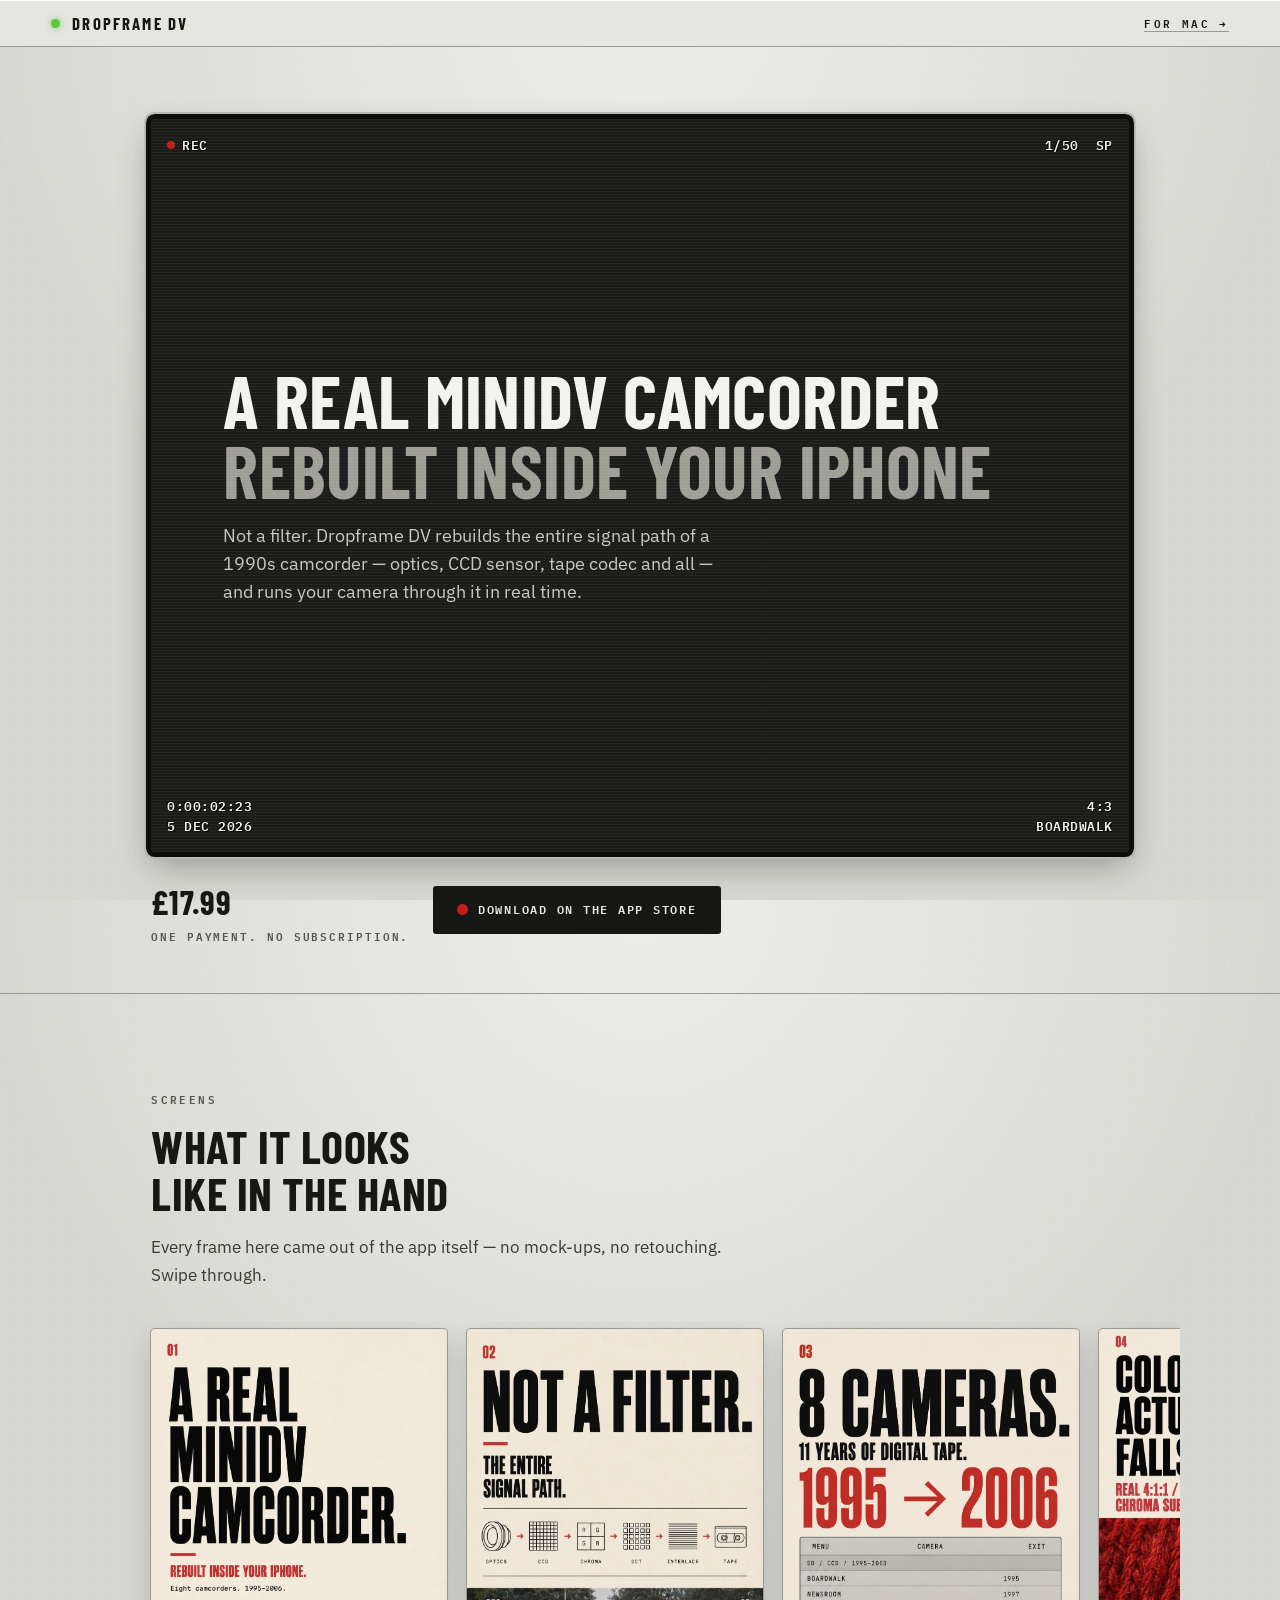
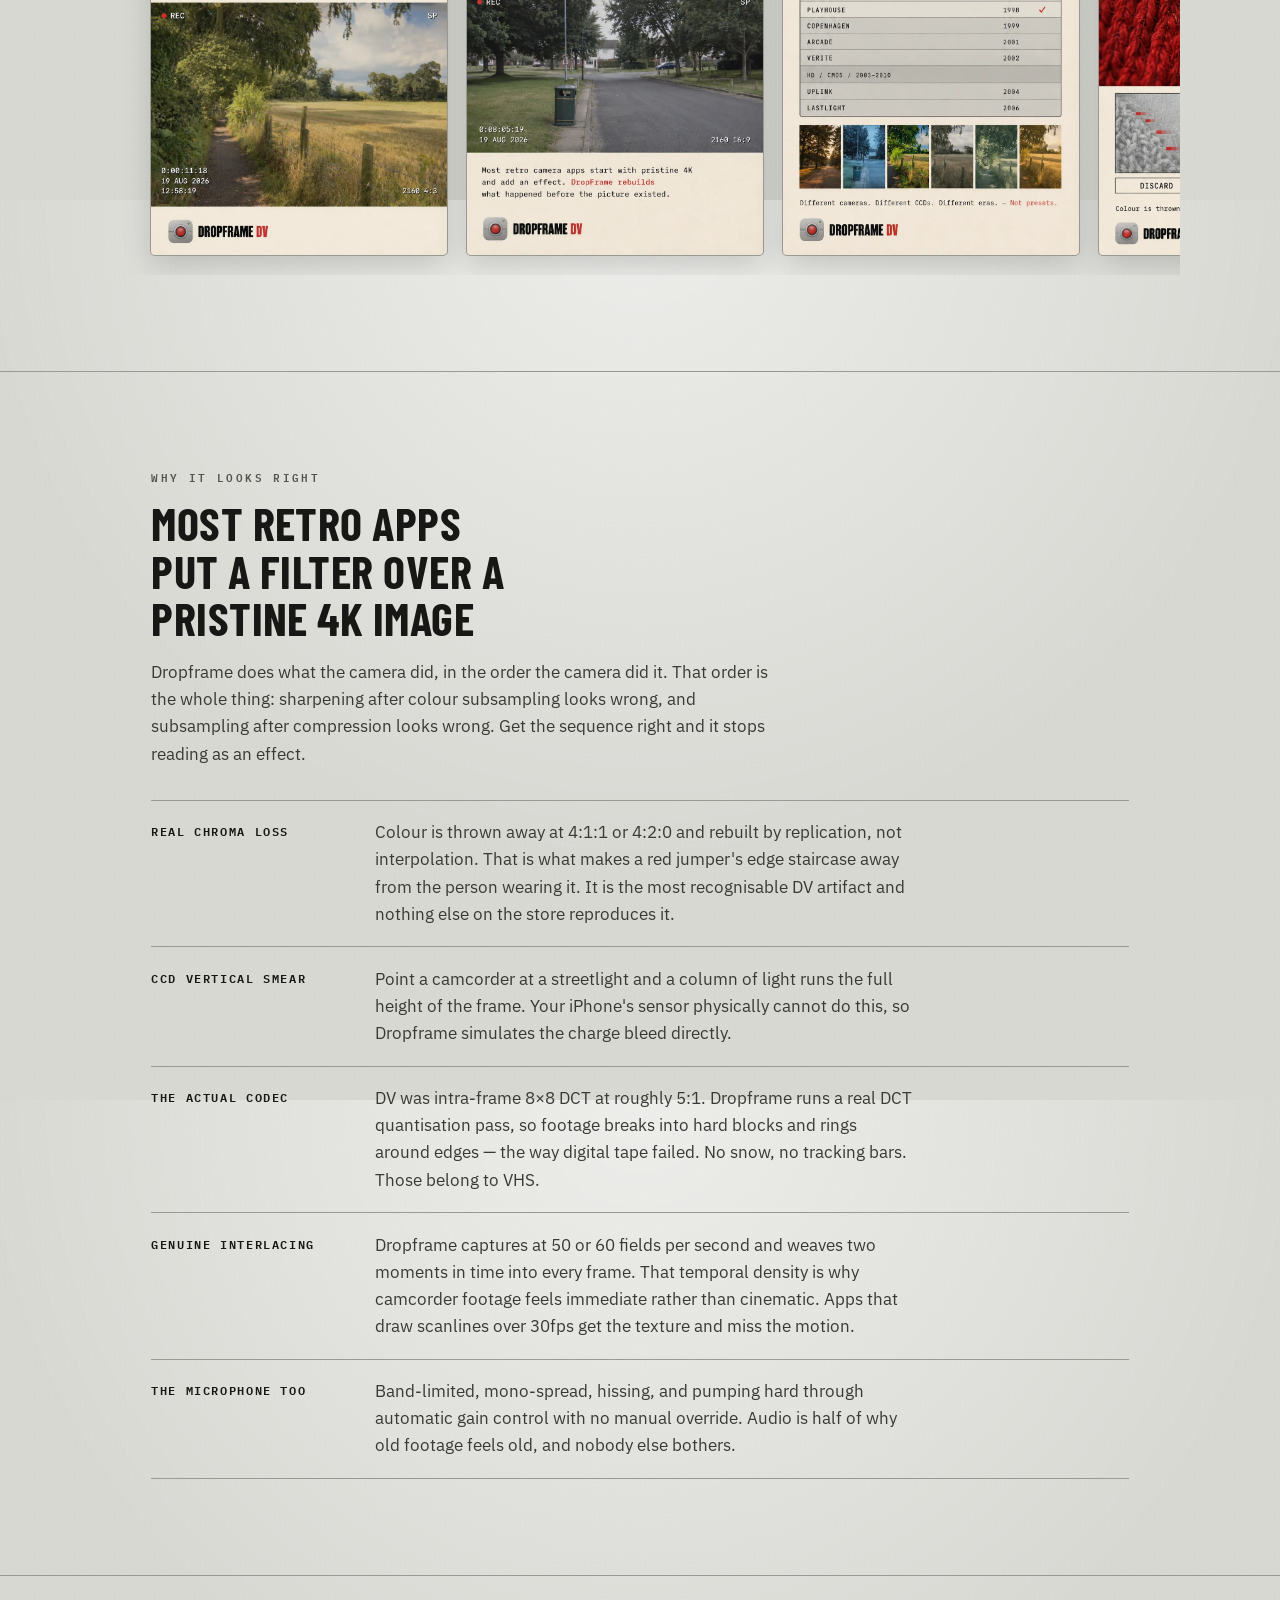
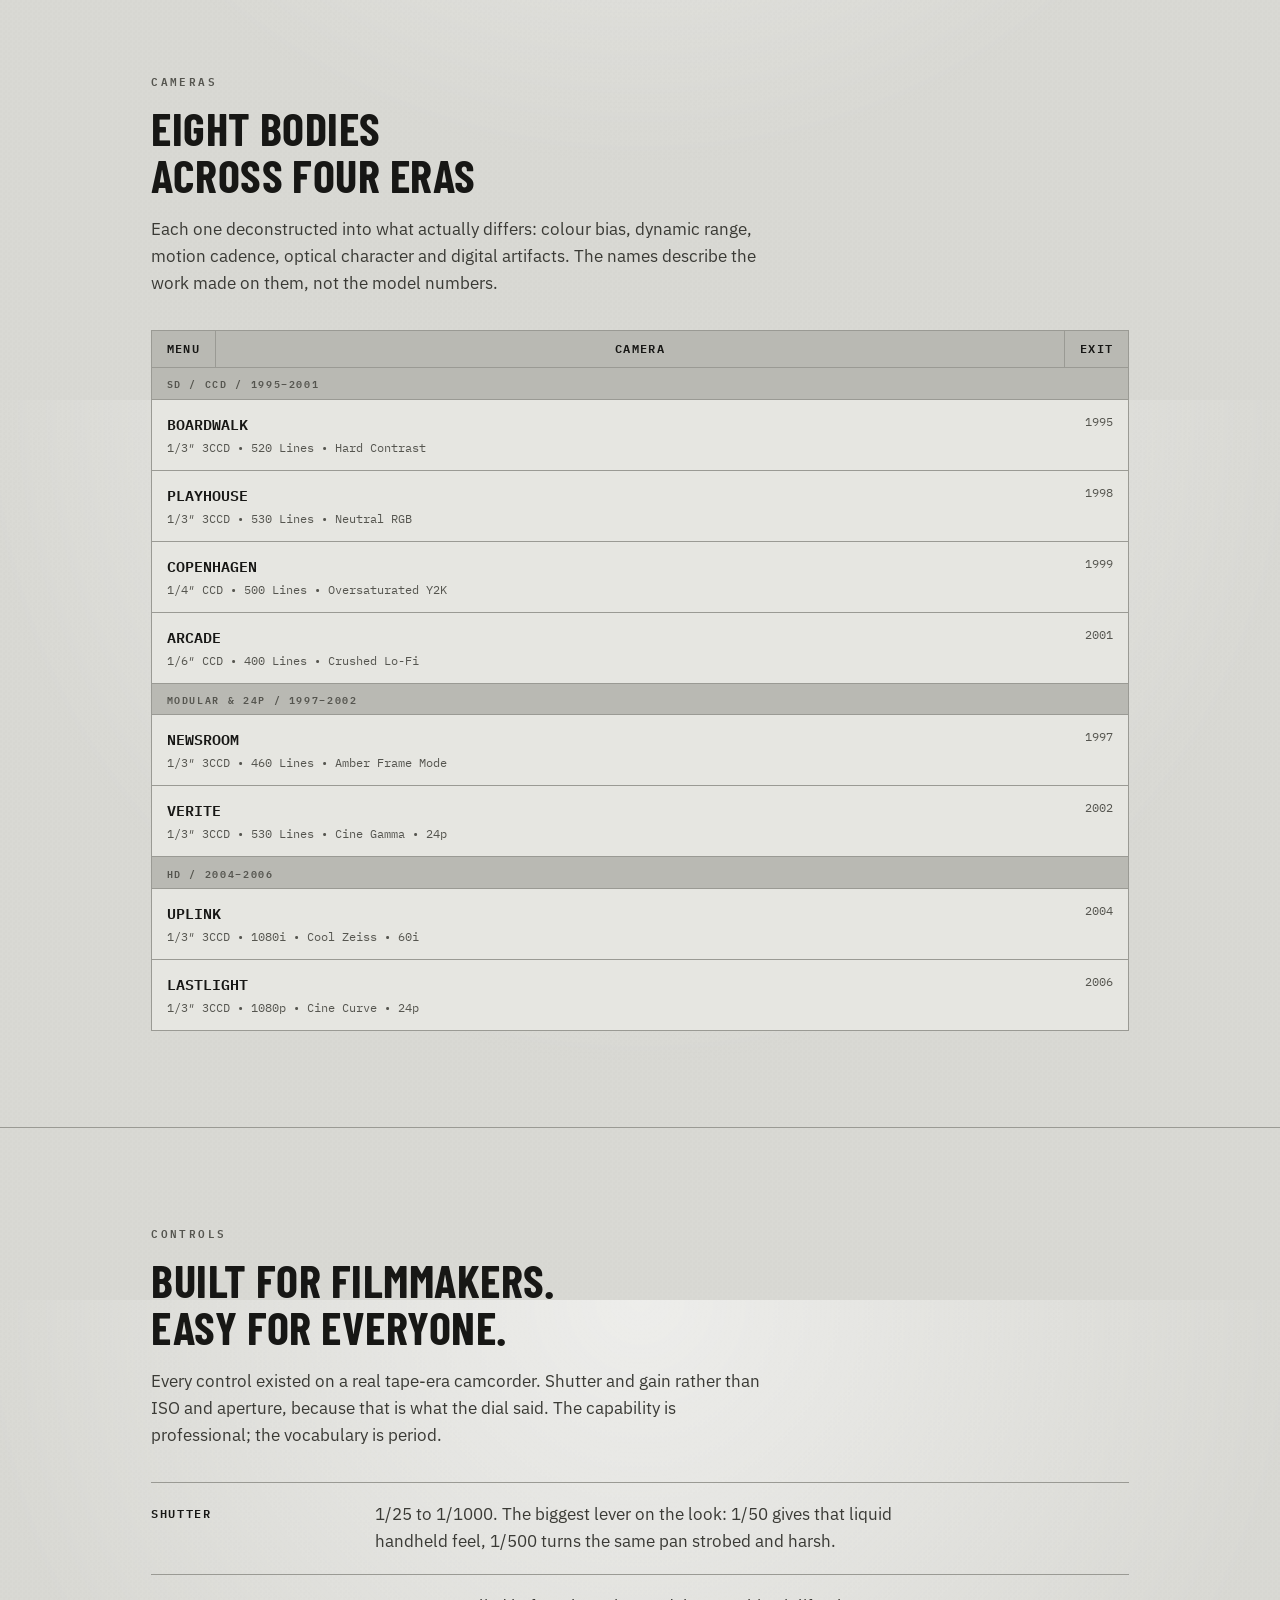
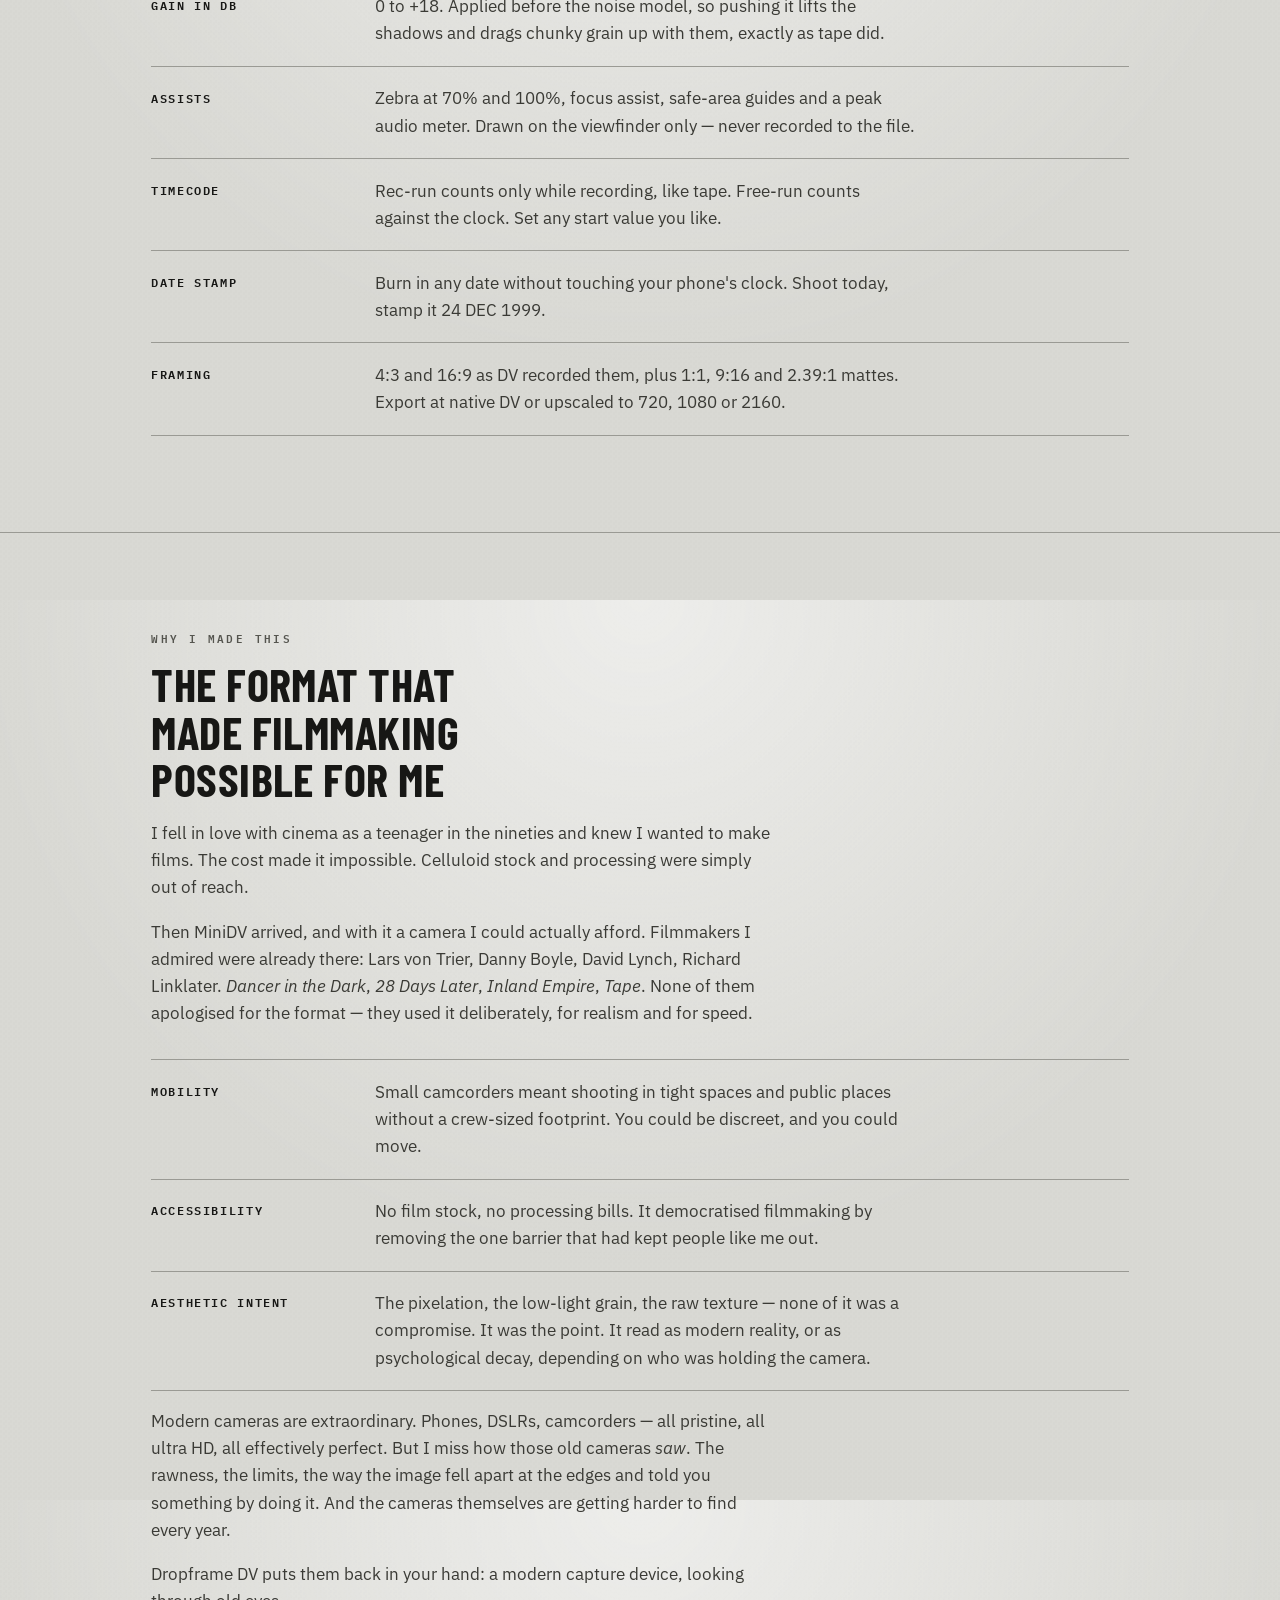
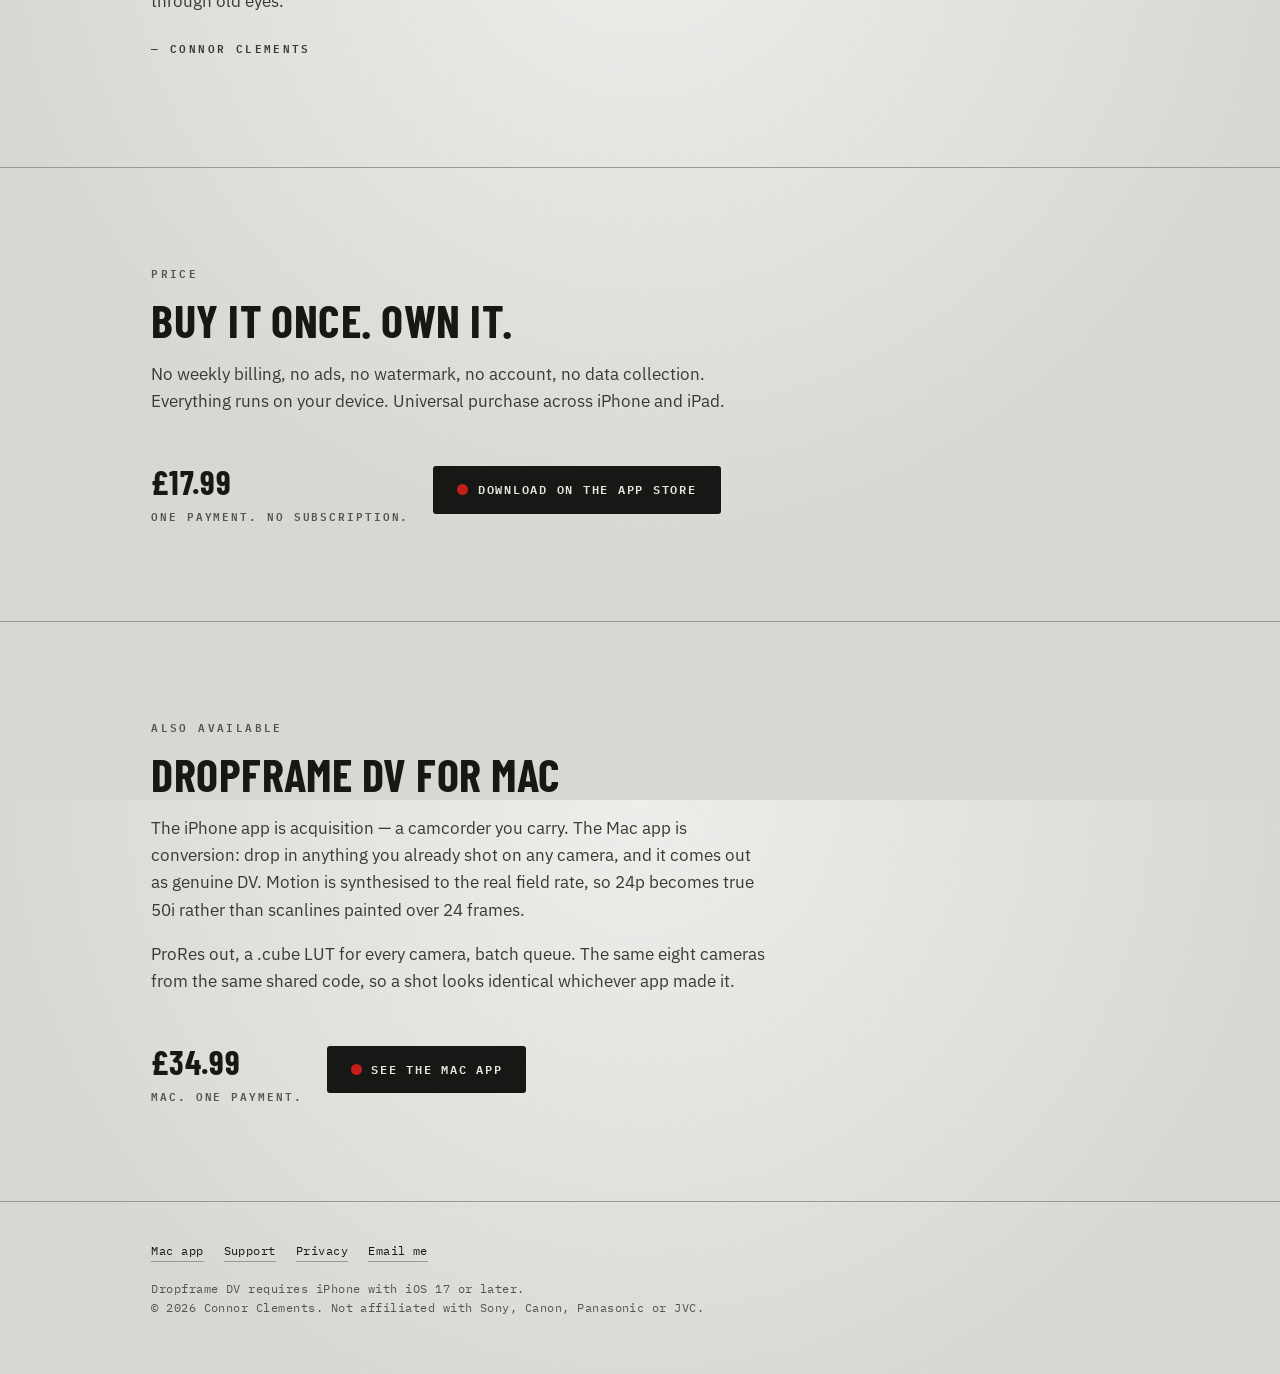
<file: index.html>
<!DOCTYPE html>
<html lang="en-GB">
<head>
<meta charset="utf-8">
<meta name="viewport" content="width=device-width, initial-scale=1">
<title>Dropframe DV — a MiniDV camcorder for iPhone</title>
<meta name="description" content="Dropframe DV rebuilds the whole signal path of a 1990s camcorder — optics, CCD sensor, tape codec — and runs your iPhone camera through it in real time. Eight cameras. One payment.">
<link rel="canonical" href="https://dropframedv.com/">
<meta property="og:type" content="website">
<meta property="og:url" content="https://dropframedv.com/">
<meta property="og:title" content="Dropframe DV — a MiniDV camcorder for iPhone">
<meta property="og:description" content="Not a filter. Dropframe DV rebuilds the whole signal path of a 1990s camcorder and runs your iPhone camera through it in real time.">
<meta property="og:image" content="https://dropframedv.com/og.png">
<meta name="twitter:card" content="summary_large_image">
<link rel="preconnect" href="https://fonts.googleapis.com">
<link rel="preconnect" href="https://fonts.gstatic.com" crossorigin>
<link href="https://fonts.googleapis.com/css2?family=Barlow+Condensed:wght@600;700&family=IBM+Plex+Mono:wght@400;600&family=IBM+Plex+Sans:wght@400;500&display=swap" rel="stylesheet">
<link rel="stylesheet" href="styles.css">
</head>
<body>
<div class="status">
<span class="dot"></span><span class="name">Dropframe DV</span>
<span class="spacer"></span><a href="mac.html" class="legend" style="color:inherit;text-decoration:none;border-bottom:1px solid var(--shell-edge)">For Mac →</a>
</div>
<header class="hero"><div class="wrap">
<div class="panel viewfinder">
<div class="osd osd-tl"><span class="rec-dot"></span>REC</div>
<div class="osd osd-tr">1/50&nbsp;&nbsp;SP</div>
<h1>A real MiniDV camcorder<em>rebuilt inside your iPhone</em></h1>
<p class="lede">Not a filter. Dropframe DV rebuilds the entire signal path of a 1990s camcorder — optics, CCD sensor, tape codec and all — and runs your camera through it in real time.</p>
<div class="osd osd-bl"><span id="tc">0:00:00:00</span><br><span id="ds">9 AUG 2026</span></div>
<div class="osd osd-br">4:3<br>BOARDWALK</div>
</div>
<div class="buy">
<div class="price">£17.99<small>One payment. No subscription.</small></div>
<a class="btn" href="#"><span class="key"></span>Download on the App Store</a>
</div>
</div></header>
<section class="section"><div class="wrap">
<span class="legend">Screens</span>
<h2>What it looks like in the hand</h2>
<p>Every frame here came out of the app itself — no mock-ups, no retouching. Swipe through.</p>
<div class="strip" role="region" aria-label="Dropframe DV screenshots" tabindex="0">
<figure><img src="shots/card-01-camcorder.webp" alt="A real MiniDV camcorder, rebuilt inside your iPhone — a countryside path in the viewfinder with REC, timecode and date burn-in" width="941" height="1672" loading="lazy" decoding="async"></figure>
<figure><img src="shots/card-02-signal-path.webp" alt="Not a filter — the entire signal path: optics, CCD, chroma, DCT, interlace, tape" width="941" height="1672" loading="lazy" decoding="async"></figure>
<figure><img src="shots/card-03-eight-cameras.webp" alt="Eight cameras across eleven years of digital tape, 1995 to 2006, shown in the camera menu with six look thumbnails" width="941" height="1672" loading="lazy" decoding="async"></figure>
<figure><img src="shots/card-04-chroma.webp" alt="Real 4:1:1 and 4:2:0 chroma subsampling — colour staircasing away from the edge of a red knitted jumper" width="941" height="1672" loading="lazy" decoding="async"></figure>
<figure><img src="shots/card-05-ccd-smear.webp" alt="CCD charge bleed — a column of light running the full height of a night street scene from a single streetlight" width="941" height="1672" loading="lazy" decoding="async"></figure>
<figure><img src="shots/card-06-dct.webp" alt="Real 8×8 DCT quantisation — hard blocks and edge ringing across dense architectural detail" width="941" height="1672" loading="lazy" decoding="async"></figure>
<figure><img src="shots/card-07-interlace.webp" alt="Genuine 50 and 60 field interlacing — a skateboarder woven from two moments in a single frame" width="941" height="1672" loading="lazy" decoding="async"></figure>
<figure><img src="shots/card-08-controls.webp" alt="The exposure and display menus — shutter, gain in dB, zebra, focus assist, timecode and date burn-in" width="941" height="1672" loading="lazy" decoding="async"></figure>
<figure><img src="shots/card-09-native-sd.webp" alt="Native standard definition on purpose — 720×576 PAL and 720×480 NTSC, with frame size and resolution menus" width="941" height="1672" loading="lazy" decoding="async"></figure>
<figure><img src="shots/card-10-one-payment.webp" alt="Own the camera, not another subscription — one payment, no ads, no watermark, no account, no data collection" width="941" height="1672" loading="lazy" decoding="async"></figure>
</div>
</div></section>
<section class="section"><div class="wrap">
<span class="legend">Why it looks right</span>
<h2>Most retro apps put a filter over a pristine 4K image</h2>
<p>Dropframe does what the camera did, in the order the camera did it. That order is the whole thing: sharpening after colour subsampling looks wrong, and subsampling after compression looks wrong. Get the sequence right and it stops reading as an effect.</p>
<dl class="specs">
<div class="spec"><dt>Real chroma loss</dt><dd>Colour is thrown away at 4:1:1 or 4:2:0 and rebuilt by replication, not interpolation. That is what makes a red jumper's edge staircase away from the person wearing it. It is the most recognisable DV artifact and nothing else on the store reproduces it.</dd></div>
<div class="spec"><dt>CCD vertical smear</dt><dd>Point a camcorder at a streetlight and a column of light runs the full height of the frame. Your iPhone's sensor physically cannot do this, so Dropframe simulates the charge bleed directly.</dd></div>
<div class="spec"><dt>The actual codec</dt><dd>DV was intra-frame 8×8 DCT at roughly 5:1. Dropframe runs a real DCT quantisation pass, so footage breaks into hard blocks and rings around edges — the way digital tape failed. No snow, no tracking bars. Those belong to VHS.</dd></div>
<div class="spec"><dt>Genuine interlacing</dt><dd>Dropframe captures at 50 or 60 fields per second and weaves two moments in time into every frame. That temporal density is why camcorder footage feels immediate rather than cinematic. Apps that draw scanlines over 30fps get the texture and miss the motion.</dd></div>
<div class="spec"><dt>The microphone too</dt><dd>Band-limited, mono-spread, hissing, and pumping hard through automatic gain control with no manual override. Audio is half of why old footage feels old, and nobody else bothers.</dd></div>
</dl>
</div></section>
<section class="section"><div class="wrap">
<span class="legend">Cameras</span>
<h2>Eight bodies across four eras</h2>
<p>Each one deconstructed into what actually differs: colour bias, dynamic range, motion cadence, optical character and digital artifacts. The names describe the work made on them, not the model numbers.</p>
<div class="menu">
<div class="menu-bar"><span>MENU</span><span class="mid">CAMERA</span><span>EXIT</span></div>
<div class="menu-group">SD / CCD / 1995–2001</div>
<div class="row"><span class="nm">BOARDWALK</span><span class="yr">1995</span><span class="sp">1/3″ 3CCD • 520 Lines • Hard Contrast</span></div>
<div class="row"><span class="nm">PLAYHOUSE</span><span class="yr">1998</span><span class="sp">1/3″ 3CCD • 530 Lines • Neutral RGB</span></div>
<div class="row"><span class="nm">COPENHAGEN</span><span class="yr">1999</span><span class="sp">1/4″ CCD • 500 Lines • Oversaturated Y2K</span></div>
<div class="row"><span class="nm">ARCADE</span><span class="yr">2001</span><span class="sp">1/6″ CCD • 400 Lines • Crushed Lo-Fi</span></div>
<div class="menu-group">Modular &amp; 24p / 1997–2002</div>
<div class="row"><span class="nm">NEWSROOM</span><span class="yr">1997</span><span class="sp">1/3″ 3CCD • 460 Lines • Amber Frame Mode</span></div>
<div class="row"><span class="nm">VERITE</span><span class="yr">2002</span><span class="sp">1/3″ 3CCD • 530 Lines • Cine Gamma • 24p</span></div>
<div class="menu-group">HD / 2004–2006</div>
<div class="row"><span class="nm">UPLINK</span><span class="yr">2004</span><span class="sp">1/3″ 3CCD • 1080i • Cool Zeiss • 60i</span></div>
<div class="row"><span class="nm">LASTLIGHT</span><span class="yr">2006</span><span class="sp">1/3″ 3CCD • 1080p • Cine Curve • 24p</span></div>
</div>
</div></section>
<section class="section"><div class="wrap">
<span class="legend">Controls</span>
<h2>Built for filmmakers. Easy for everyone.</h2>
<p>Every control existed on a real tape-era camcorder. Shutter and gain rather than ISO and aperture, because that is what the dial said. The capability is professional; the vocabulary is period.</p>
<dl class="specs">
<div class="spec"><dt>Shutter</dt><dd>1/25 to 1/1000. The biggest lever on the look: 1/50 gives that liquid handheld feel, 1/500 turns the same pan strobed and harsh.</dd></div>
<div class="spec"><dt>Gain in dB</dt><dd>0 to +18. Applied before the noise model, so pushing it lifts the shadows and drags chunky grain up with them, exactly as tape did.</dd></div>
<div class="spec"><dt>Assists</dt><dd>Zebra at 70% and 100%, focus assist, safe-area guides and a peak audio meter. Drawn on the viewfinder only — never recorded to the file.</dd></div>
<div class="spec"><dt>Timecode</dt><dd>Rec-run counts only while recording, like tape. Free-run counts against the clock. Set any start value you like.</dd></div>
<div class="spec"><dt>Date stamp</dt><dd>Burn in any date without touching your phone's clock. Shoot today, stamp it 24 DEC 1999.</dd></div>
<div class="spec"><dt>Framing</dt><dd>4:3 and 16:9 as DV recorded them, plus 1:1, 9:16 and 2.39:1 mattes. Export at native DV or upscaled to 720, 1080 or 2160.</dd></div>
</dl>
</div></section>
<section class="section"><div class="wrap">
<span class="legend">Why I made this</span>
<h2>The format that made filmmaking possible for me</h2>
<p>I fell in love with cinema as a teenager in the nineties and knew I wanted to make films. The cost made it impossible. Celluloid stock and processing were simply out of reach.</p>
<p>Then MiniDV arrived, and with it a camera I could actually afford. Filmmakers I admired were already there: Lars von Trier, Danny Boyle, David Lynch, Richard Linklater. <em>Dancer in the Dark</em>, <em>28 Days Later</em>, <em>Inland Empire</em>, <em>Tape</em>. None of them apologised for the format — they used it deliberately, for realism and for speed.</p>
<dl class="specs">
<div class="spec"><dt>Mobility</dt><dd>Small camcorders meant shooting in tight spaces and public places without a crew-sized footprint. You could be discreet, and you could move.</dd></div>
<div class="spec"><dt>Accessibility</dt><dd>No film stock, no processing bills. It democratised filmmaking by removing the one barrier that had kept people like me out.</dd></div>
<div class="spec"><dt>Aesthetic intent</dt><dd>The pixelation, the low-light grain, the raw texture — none of it was a compromise. It was the point. It read as modern reality, or as psychological decay, depending on who was holding the camera.</dd></div>
</dl>
<p>Modern cameras are extraordinary. Phones, DSLRs, camcorders — all pristine, all ultra HD, all effectively perfect. But I miss how those old cameras <em>saw</em>. The rawness, the limits, the way the image fell apart at the edges and told you something by doing it. And the cameras themselves are getting harder to find every year.</p>
<p>Dropframe DV puts them back in your hand: a modern capture device, looking through old eyes.</p>
<p class="legend" style="display:block;margin-top:1.5rem">— Connor Clements</p>
</div></section>
<section class="section"><div class="wrap">
<span class="legend">Price</span>
<h2>Buy it once. Own it.</h2>
<p>No weekly billing, no ads, no watermark, no account, no data collection. Everything runs on your device. Universal purchase across iPhone and iPad.</p>
<div class="buy"><div class="price">£17.99<small>One payment. No subscription.</small></div>
<a class="btn" href="#"><span class="key"></span>Download on the App Store</a></div>
</div></section>
<section class="section"><div class="wrap">
<span class="legend">Also available</span>
<h2>Dropframe DV for Mac</h2>
<p>The iPhone app is acquisition — a camcorder you carry. The Mac app is conversion: drop in anything you already shot on any camera, and it comes out as genuine DV. Motion is synthesised to the real field rate, so 24p becomes true 50i rather than scanlines painted over 24 frames.</p>
<p>ProRes out, a .cube LUT for every camera, batch queue. The same eight cameras from the same shared code, so a shot looks identical whichever app made it.</p>
<div class="buy">
<div class="price">£34.99<small>Mac. One payment.</small></div>
<a class="btn" href="mac.html"><span class="key"></span>See the Mac app</a>
</div>
</div></section>
<footer class="foot"><div class="wrap">
<div class="links"><a href="mac.html">Mac app</a><a href="support.html">Support</a><a href="privacy.html">Privacy</a><a class="mailme" href="#">Email me</a></div>
<div>Dropframe DV requires iPhone with iOS 17 or later.</div>
<div>&copy; 2026 Connor Clements. Not affiliated with Sony, Canon, Panasonic or JVC.</div>
</div></footer>
<script>
(function () {
  var el = document.getElementById('tc');
  if (!el || window.matchMedia('(prefers-reduced-motion: reduce)').matches) return;
  var f = 0;
  setInterval(function () {
    f += 1;
    var fps = 25, fr = f % fps, s = Math.floor(f / fps) % 60,
        m = Math.floor(f / (fps * 60)) % 60, h = Math.floor(f / (fps * 3600));
    el.textContent = h + ':' + String(m).padStart(2, '0') + ':' +
                     String(s).padStart(2, '0') + ':' + String(fr).padStart(2, '0');
  }, 1000 / 25);
  var d = document.getElementById('ds');
  if (d) {
    var n = new Date();
    var mo = ['JAN','FEB','MAR','APR','MAY','JUN','JUL','AUG','SEP','OCT','NOV','DEC'];
    d.textContent = n.getDate() + ' ' + mo[n.getMonth()] + ' ' + n.getFullYear();
  }
})();
</script>
<script>
(function(){
  var u = 'connorclements', d = 'hotmail' + '.' + 'com';
  document.querySelectorAll('.mailme').forEach(function(a){
    a.href = 'mailto:' + u + '@' + d;
  });
})();
</script>
</body>
</html>
</file>
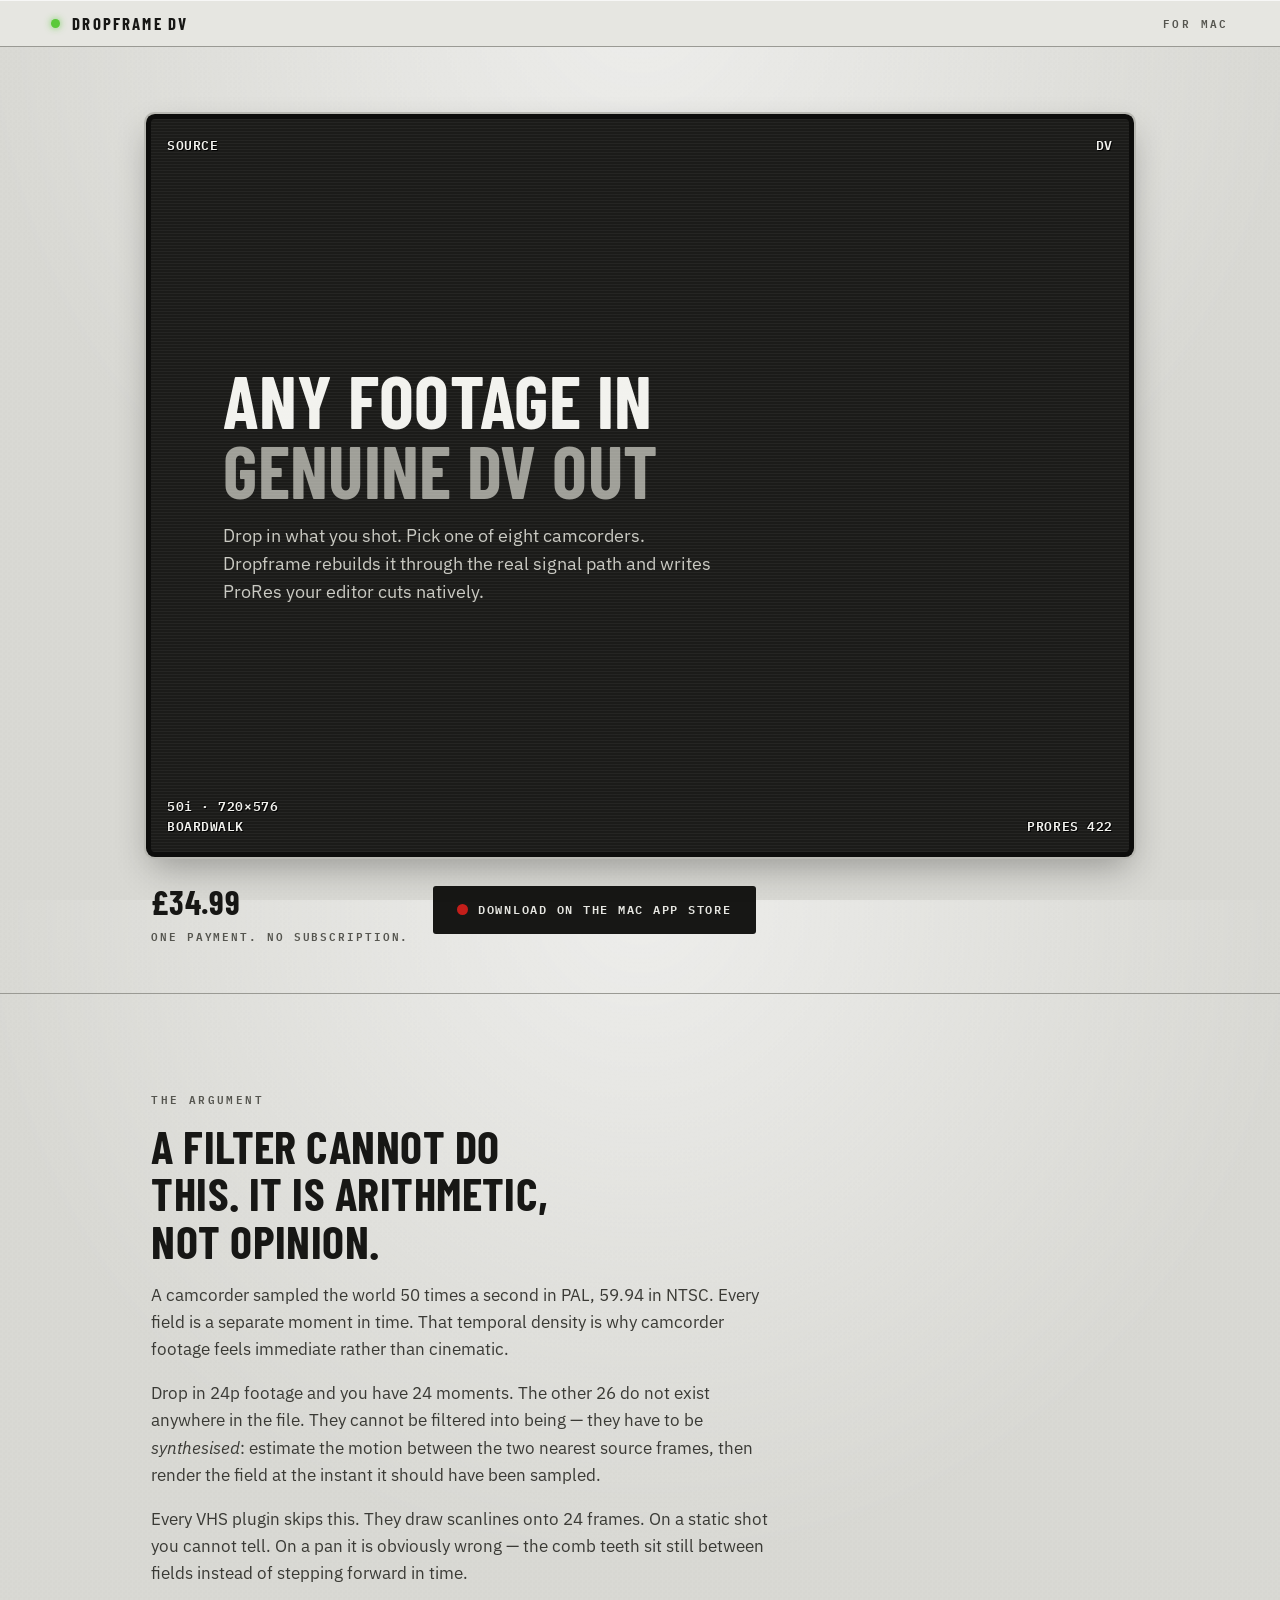
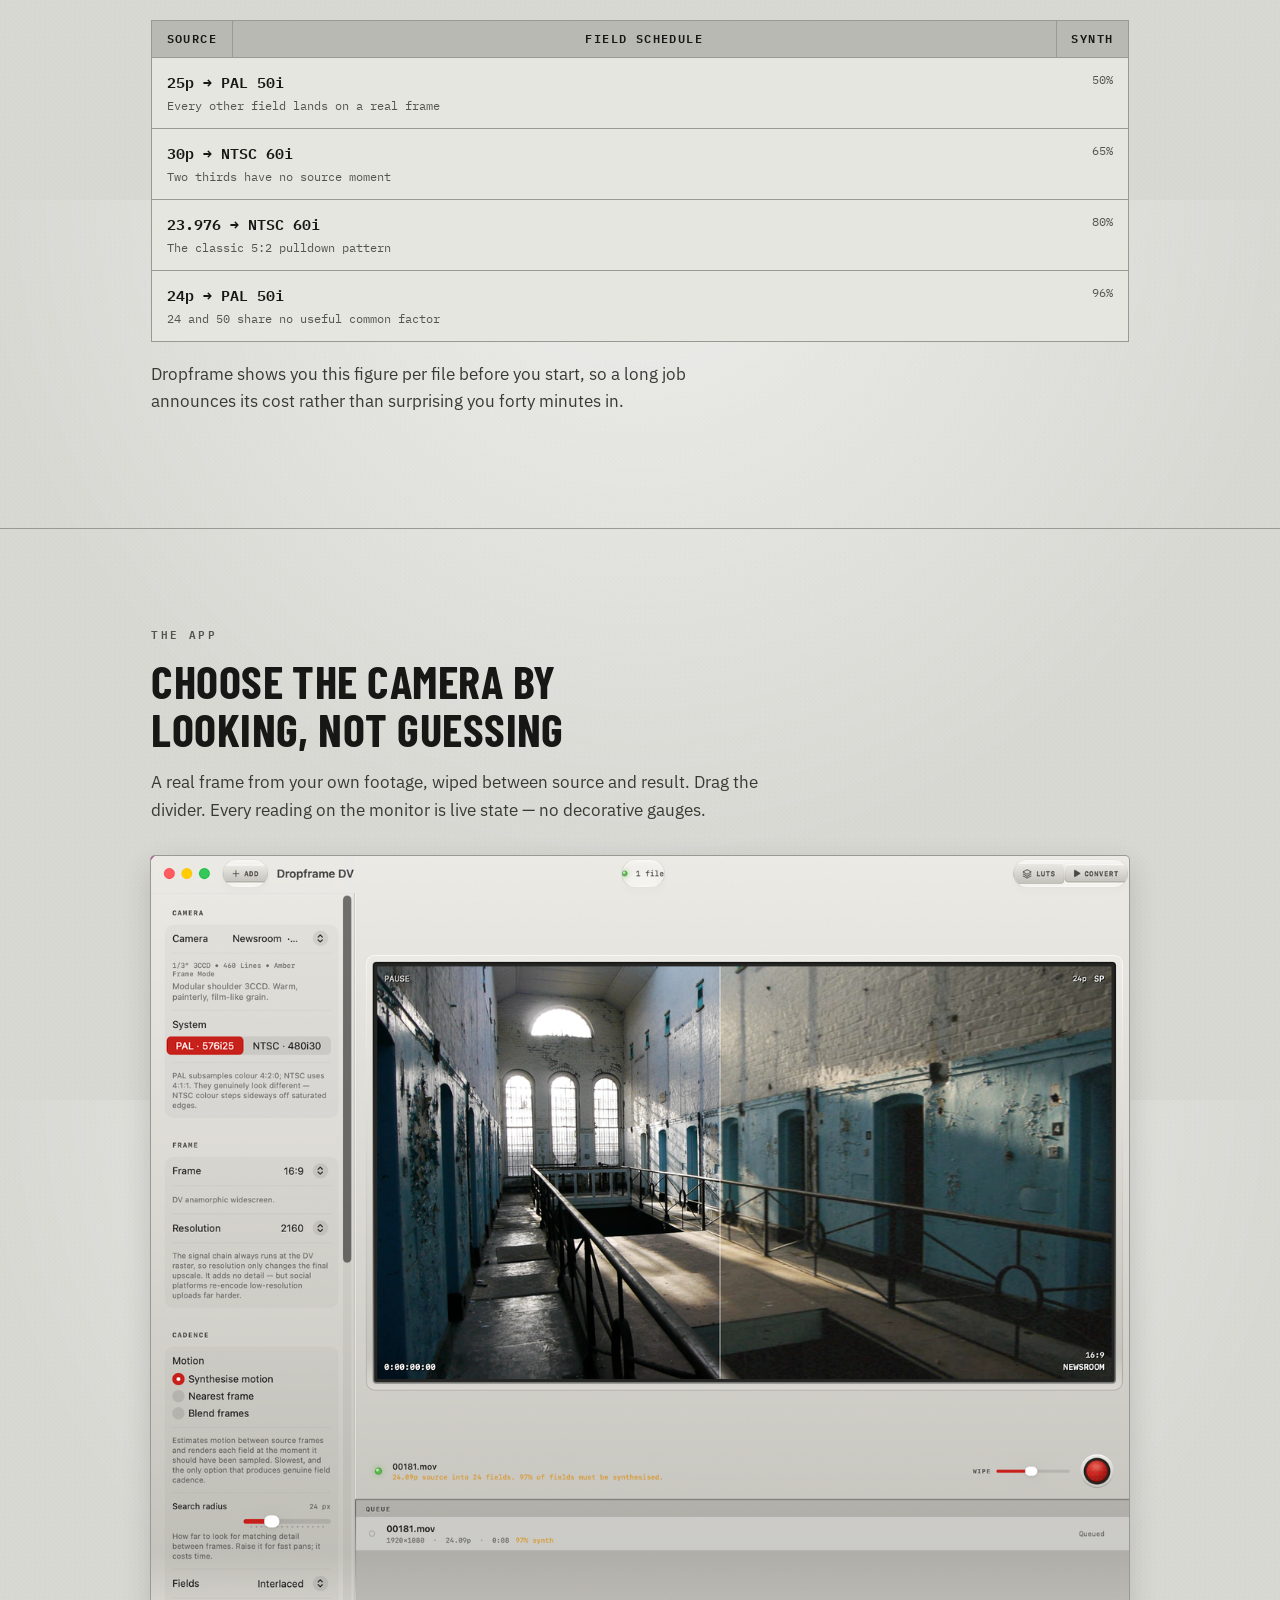
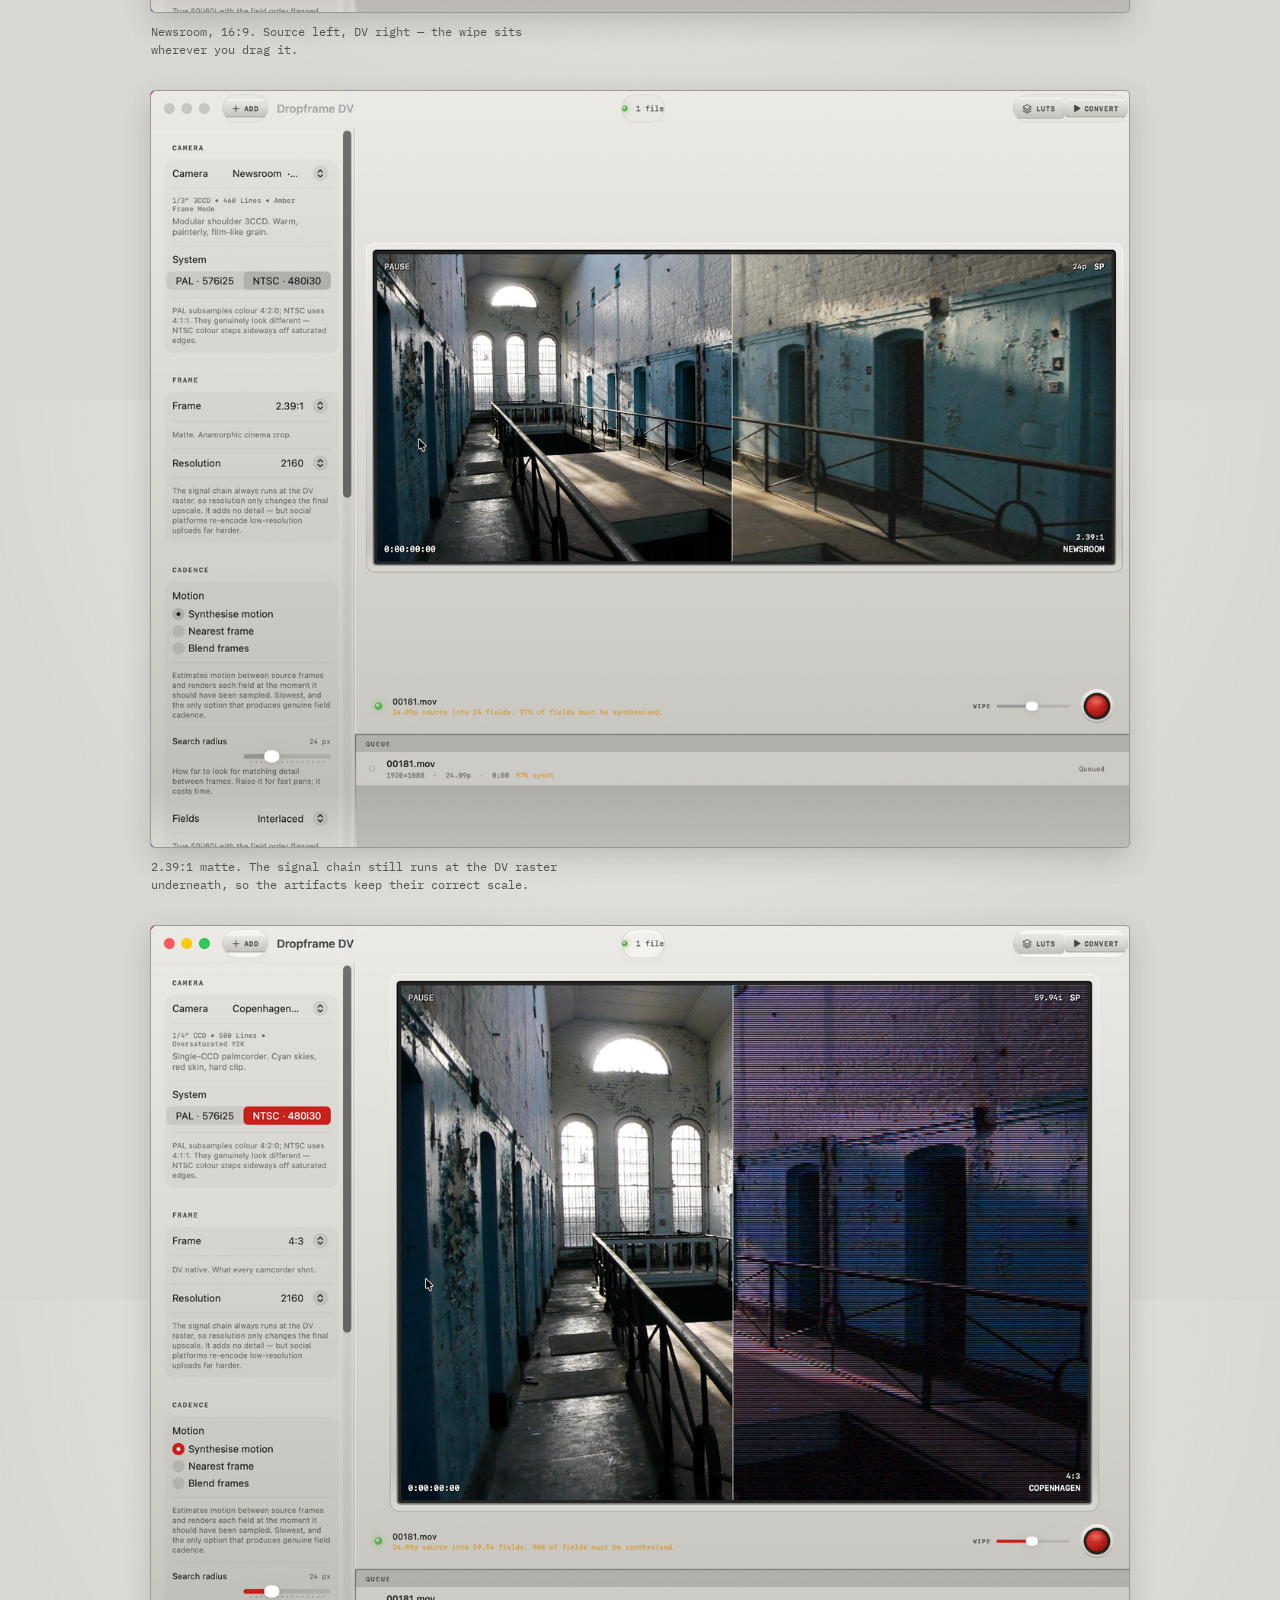
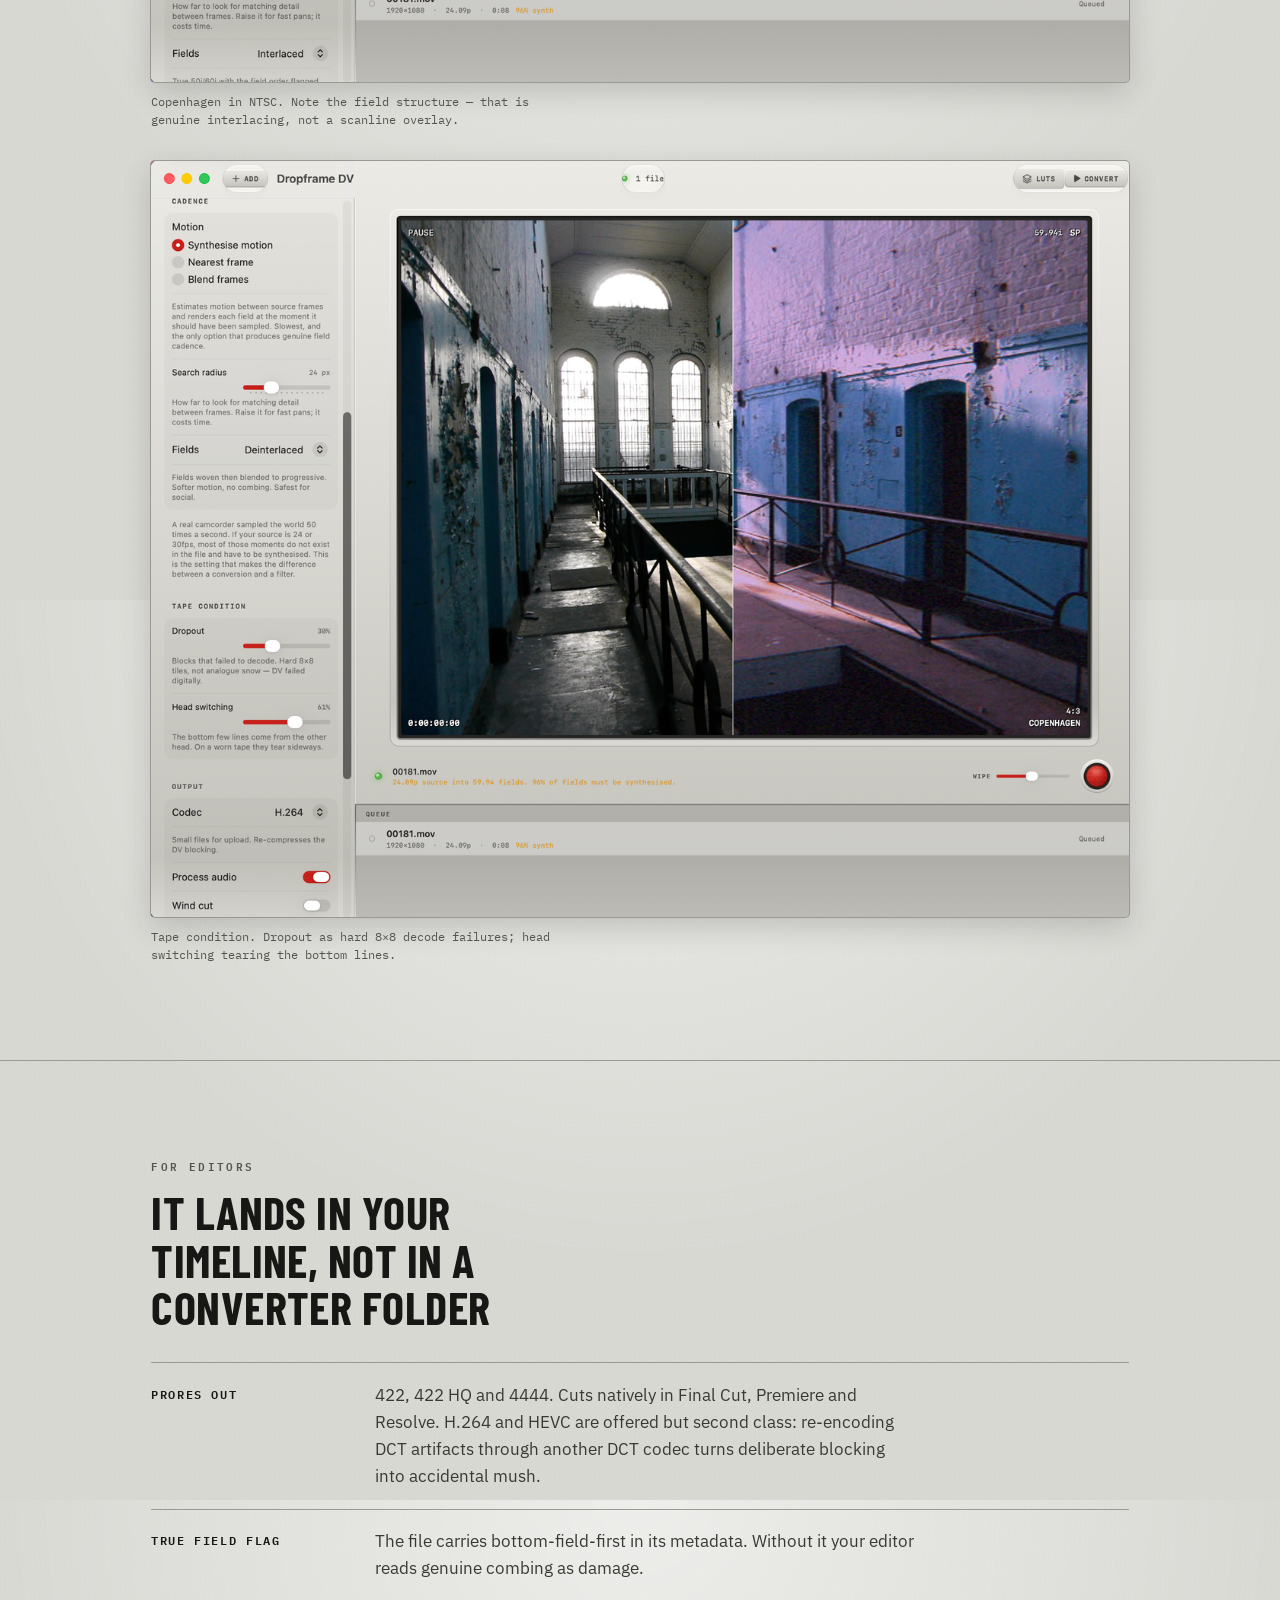
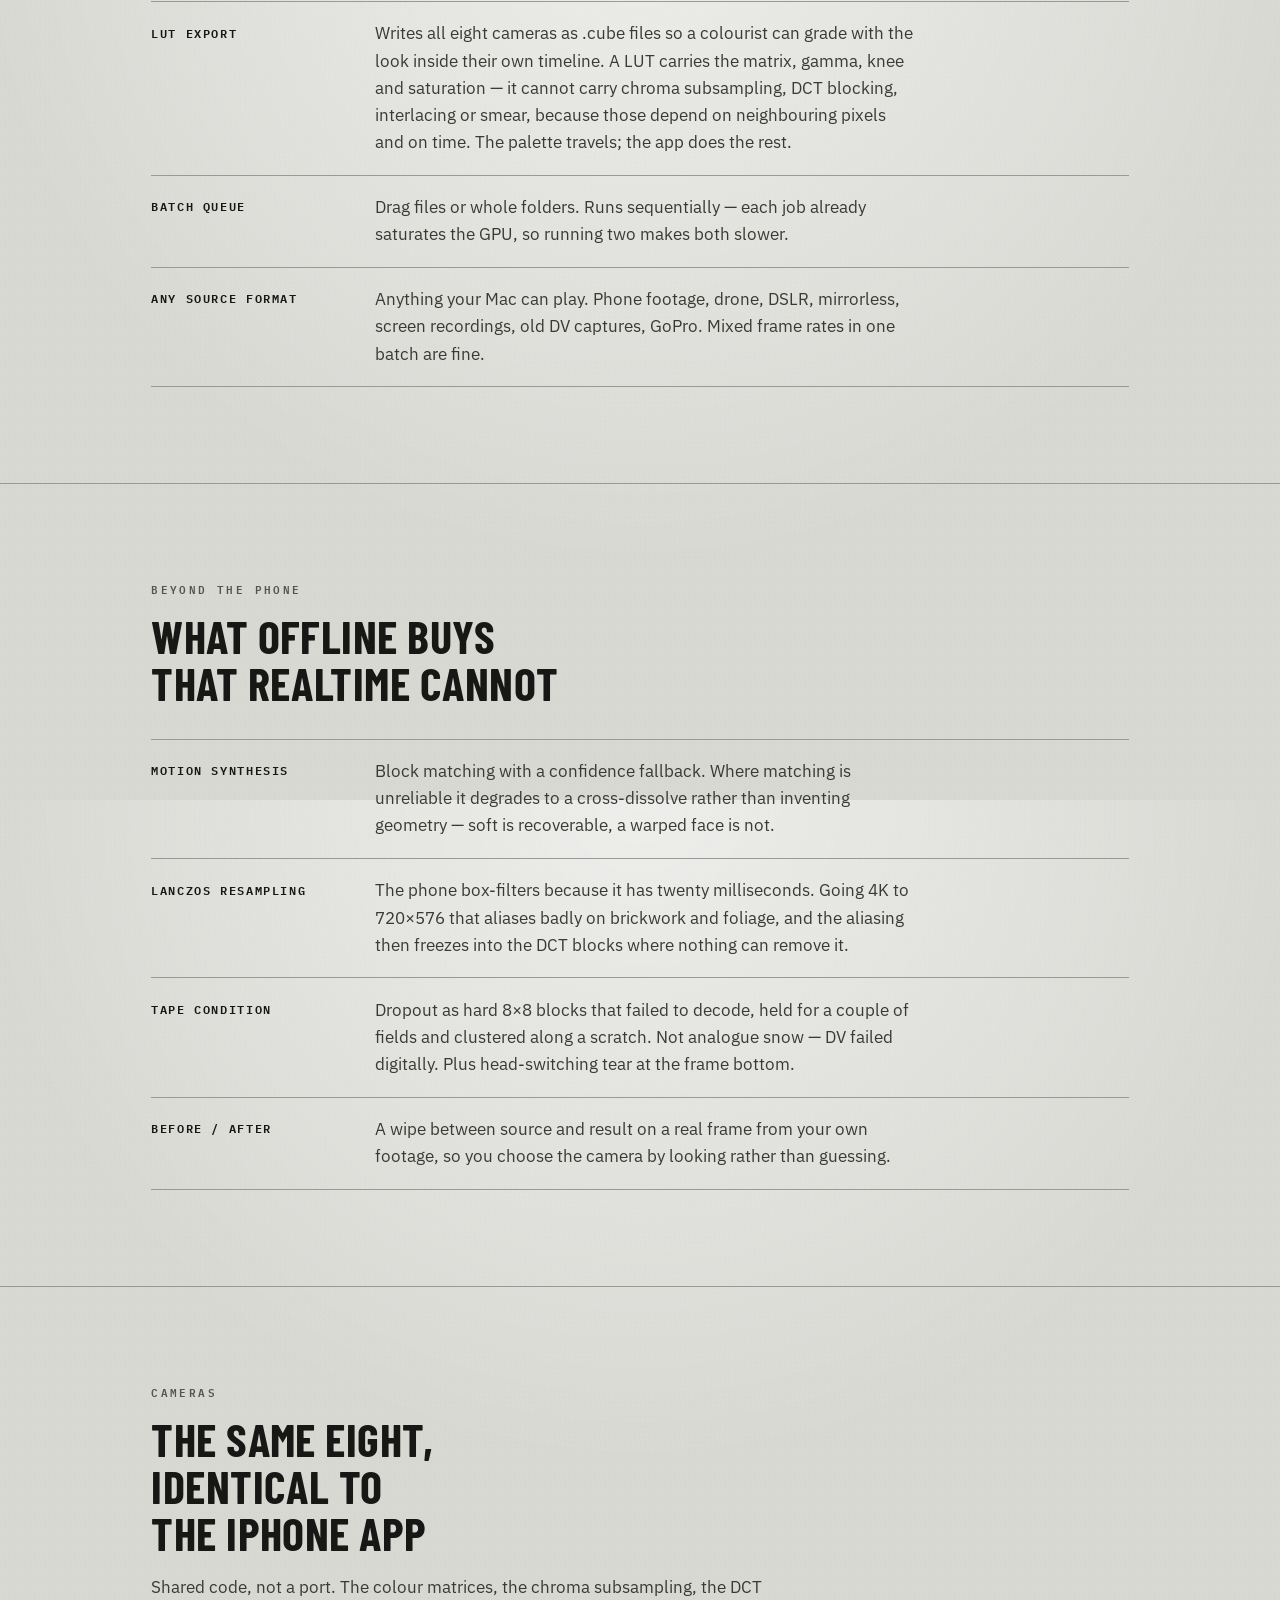
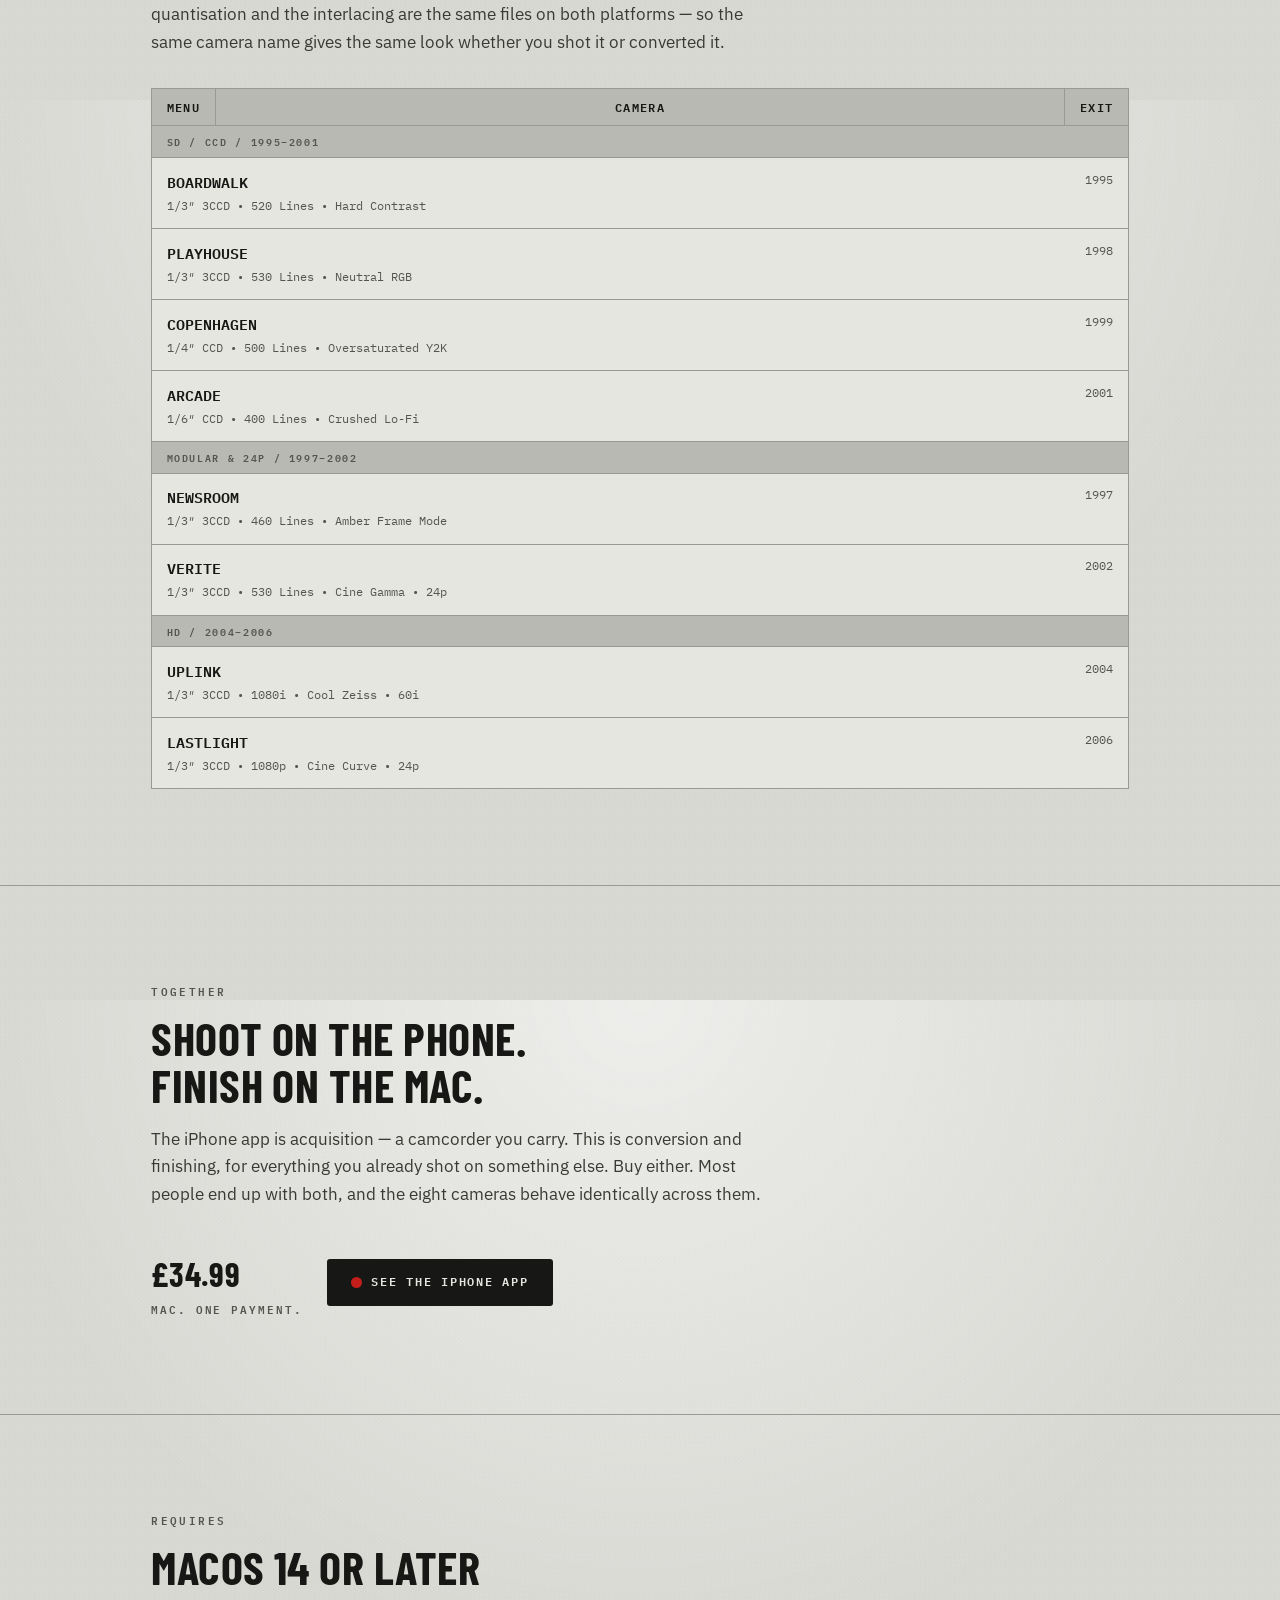
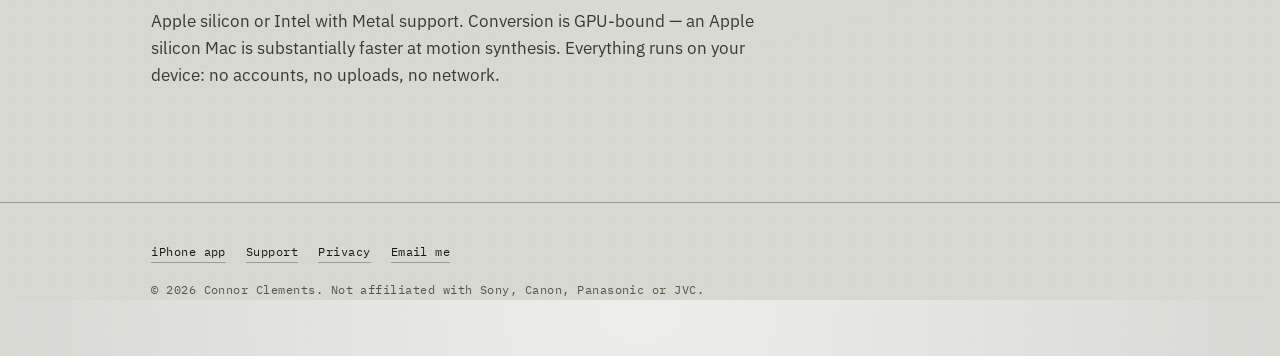
<file: mac.html>
<!DOCTYPE html>
<html lang="en-GB">
<head>
<meta charset="utf-8">
<meta name="viewport" content="width=device-width, initial-scale=1">
<title>Dropframe DV for Mac — convert any footage to genuine DV</title>
<meta name="description" content="Drop in any footage and get genuine MiniDV out. Not a filter: motion is synthesised to the real field rate, so 24p becomes true 50i. ProRes out, LUT export, batch queue.">
<link rel="canonical" href="https://dropframedv.com/mac.html">
<meta property="og:type" content="website">
<meta property="og:url" content="https://dropframedv.com/mac.html">
<meta property="og:title" content="Dropframe DV for Mac">
<meta property="og:description" content="Convert any footage to genuine DV. Motion synthesised to the real field rate — the thing a filter mathematically cannot do.">
<meta property="og:image" content="https://dropframedv.com/shots/mac-16x9-newsroom.png">
<meta name="twitter:card" content="summary_large_image">
<link rel="preconnect" href="https://fonts.googleapis.com">
<link rel="preconnect" href="https://fonts.gstatic.com" crossorigin>
<link href="https://fonts.googleapis.com/css2?family=Barlow+Condensed:wght@600;700&family=IBM+Plex+Mono:wght@400;600&family=IBM+Plex+Sans:wght@400;500&display=swap" rel="stylesheet">
<link rel="stylesheet" href="styles.css">
</head>
<body>

<div class="status">
  <span class="dot"></span>
  <span class="name"><a href="index.html" style="color:inherit;text-decoration:none">Dropframe DV</a></span>
  <span class="spacer"></span>
  <span class="legend">For Mac</span>
</div>

<header class="hero"><div class="wrap">
  <div class="panel viewfinder">
    <div class="osd osd-tl">SOURCE</div>
    <div class="osd osd-tr">DV</div>
    <h1>Any footage in<em>genuine DV out</em></h1>
    <p class="lede">Drop in what you shot. Pick one of eight camcorders. Dropframe rebuilds it through the real signal path and writes ProRes your editor cuts natively.</p>
    <div class="osd osd-bl">50i · 720×576<br>BOARDWALK</div>
    <div class="osd osd-br">PRORES 422</div>
  </div>
  <div class="buy">
    <div class="price">£34.99<small>One payment. No subscription.</small></div>
    <a class="btn" href="#"><span class="key"></span>Download on the Mac App Store</a>
  </div>
</div></header>

<section class="section"><div class="wrap">
  <span class="legend">The argument</span>
  <h2>A filter cannot do this. It is arithmetic, not opinion.</h2>
  <p>A camcorder sampled the world 50 times a second in PAL, 59.94 in NTSC. Every field is a separate moment in time. That temporal density is why camcorder footage feels immediate rather than cinematic.</p>
  <p>Drop in 24p footage and you have 24 moments. The other 26 do not exist anywhere in the file. They cannot be filtered into being — they have to be <em>synthesised</em>: estimate the motion between the two nearest source frames, then render the field at the instant it should have been sampled.</p>
  <p>Every VHS plugin skips this. They draw scanlines onto 24 frames. On a static shot you cannot tell. On a pan it is obviously wrong — the comb teeth sit still between fields instead of stepping forward in time.</p>
  <div class="menu">
    <div class="menu-bar"><span>SOURCE</span><span class="mid">FIELD SCHEDULE</span><span>SYNTH</span></div>
    <div class="row"><span class="nm">25p → PAL 50i</span><span class="yr">50%</span><span class="sp">Every other field lands on a real frame</span></div>
    <div class="row"><span class="nm">30p → NTSC 60i</span><span class="yr">65%</span><span class="sp">Two thirds have no source moment</span></div>
    <div class="row"><span class="nm">23.976 → NTSC 60i</span><span class="yr">80%</span><span class="sp">The classic 5:2 pulldown pattern</span></div>
    <div class="row"><span class="nm">24p → PAL 50i</span><span class="yr">96%</span><span class="sp">24 and 50 share no useful common factor</span></div>
  </div>
  <p style="margin-top:1.2rem">Dropframe shows you this figure per file before you start, so a long job announces its cost rather than surprising you forty minutes in.</p>
</div></section>

<section class="section"><div class="wrap">
  <span class="legend">The app</span>
  <h2>Choose the camera by looking, not guessing</h2>
  <p>A real frame from your own footage, wiped between source and result. Drag the divider. Every reading on the monitor is live state — no decorative gauges.</p>
  <figure class="shot">
    <img src="shots/mac-16x9-newsroom.png" alt="Newsroom 16:9 with the wipe at centre" loading="lazy" width="1284" height="993">
    <figcaption>Newsroom, 16:9. Source left, DV right — the wipe sits wherever you drag it.</figcaption>
  </figure>
  <figure class="shot">
    <img src="shots/mac-scope-newsroom.png" alt="A 2.39:1 anamorphic matte applied" loading="lazy" width="1284" height="993">
    <figcaption>2.39:1 matte. The signal chain still runs at the DV raster underneath, so the artifacts keep their correct scale.</figcaption>
  </figure>
  <figure class="shot">
    <img src="shots/mac-copenhagen-ntsc.png" alt="Copenhagen profile in NTSC showing field structure" loading="lazy" width="1284" height="993">
    <figcaption>Copenhagen in NTSC. Note the field structure — that is genuine interlacing, not a scanline overlay.</figcaption>
  </figure>
  <figure class="shot">
    <img src="shots/mac-tape-condition.png" alt="Tape condition controls with dropout and head switching" loading="lazy" width="1284" height="993">
    <figcaption>Tape condition. Dropout as hard 8×8 decode failures; head switching tearing the bottom lines.</figcaption>
  </figure>
</div></section>

<section class="section"><div class="wrap">
  <span class="legend">For editors</span>
  <h2>It lands in your timeline, not in a converter folder</h2>
  <dl class="specs">
    <div class="spec"><dt>ProRes out</dt><dd>422, 422 HQ and 4444. Cuts natively in Final Cut, Premiere and Resolve. H.264 and HEVC are offered but second class: re-encoding DCT artifacts through another DCT codec turns deliberate blocking into accidental mush.</dd></div>
    <div class="spec"><dt>True field flag</dt><dd>The file carries bottom-field-first in its metadata. Without it your editor reads genuine combing as damage.</dd></div>
    <div class="spec"><dt>LUT export</dt><dd>Writes all eight cameras as .cube files so a colourist can grade with the look inside their own timeline. A LUT carries the matrix, gamma, knee and saturation — it cannot carry chroma subsampling, DCT blocking, interlacing or smear, because those depend on neighbouring pixels and on time. The palette travels; the app does the rest.</dd></div>
    <div class="spec"><dt>Batch queue</dt><dd>Drag files or whole folders. Runs sequentially — each job already saturates the GPU, so running two makes both slower.</dd></div>
    <div class="spec"><dt>Any source format</dt><dd>Anything your Mac can play. Phone footage, drone, DSLR, mirrorless, screen recordings, old DV captures, GoPro. Mixed frame rates in one batch are fine.</dd></div>
  </dl>
</div></section>

<section class="section"><div class="wrap">
  <span class="legend">Beyond the phone</span>
  <h2>What offline buys that realtime cannot</h2>
  <dl class="specs">
    <div class="spec"><dt>Motion synthesis</dt><dd>Block matching with a confidence fallback. Where matching is unreliable it degrades to a cross-dissolve rather than inventing geometry — soft is recoverable, a warped face is not.</dd></div>
    <div class="spec"><dt>Lanczos resampling</dt><dd>The phone box-filters because it has twenty milliseconds. Going 4K to 720×576 that aliases badly on brickwork and foliage, and the aliasing then freezes into the DCT blocks where nothing can remove it.</dd></div>
    <div class="spec"><dt>Tape condition</dt><dd>Dropout as hard 8×8 blocks that failed to decode, held for a couple of fields and clustered along a scratch. Not analogue snow — DV failed digitally. Plus head-switching tear at the frame bottom.</dd></div>
    <div class="spec"><dt>Before / after</dt><dd>A wipe between source and result on a real frame from your own footage, so you choose the camera by looking rather than guessing.</dd></div>
  </dl>
</div></section>

<section class="section"><div class="wrap">
  <span class="legend">Cameras</span>
  <h2>The same eight, identical to the iPhone app</h2>
  <p>Shared code, not a port. The colour matrices, the chroma subsampling, the DCT quantisation and the interlacing are the same files on both platforms — so the same camera name gives the same look whether you shot it or converted it.</p>
  <div class="menu">
    <div class="menu-bar"><span>MENU</span><span class="mid">CAMERA</span><span>EXIT</span></div>
    <div class="menu-group">SD / CCD / 1995–2001</div>
    <div class="row"><span class="nm">BOARDWALK</span><span class="yr">1995</span><span class="sp">1/3″ 3CCD • 520 Lines • Hard Contrast</span></div>
    <div class="row"><span class="nm">PLAYHOUSE</span><span class="yr">1998</span><span class="sp">1/3″ 3CCD • 530 Lines • Neutral RGB</span></div>
    <div class="row"><span class="nm">COPENHAGEN</span><span class="yr">1999</span><span class="sp">1/4″ CCD • 500 Lines • Oversaturated Y2K</span></div>
    <div class="row"><span class="nm">ARCADE</span><span class="yr">2001</span><span class="sp">1/6″ CCD • 400 Lines • Crushed Lo-Fi</span></div>
    <div class="menu-group">Modular &amp; 24p / 1997–2002</div>
    <div class="row"><span class="nm">NEWSROOM</span><span class="yr">1997</span><span class="sp">1/3″ 3CCD • 460 Lines • Amber Frame Mode</span></div>
    <div class="row"><span class="nm">VERITE</span><span class="yr">2002</span><span class="sp">1/3″ 3CCD • 530 Lines • Cine Gamma • 24p</span></div>
    <div class="menu-group">HD / 2004–2006</div>
    <div class="row"><span class="nm">UPLINK</span><span class="yr">2004</span><span class="sp">1/3″ 3CCD • 1080i • Cool Zeiss • 60i</span></div>
    <div class="row"><span class="nm">LASTLIGHT</span><span class="yr">2006</span><span class="sp">1/3″ 3CCD • 1080p • Cine Curve • 24p</span></div>
  </div>
</div></section>

<section class="section"><div class="wrap">
  <span class="legend">Together</span>
  <h2>Shoot on the phone. Finish on the Mac.</h2>
  <p>The iPhone app is acquisition — a camcorder you carry. This is conversion and finishing, for everything you already shot on something else. Buy either. Most people end up with both, and the eight cameras behave identically across them.</p>
  <div class="buy">
    <div class="price">£34.99<small>Mac. One payment.</small></div>
    <a class="btn" href="index.html"><span class="key"></span>See the iPhone app</a>
  </div>
</div></section>

<section class="section"><div class="wrap">
  <span class="legend">Requires</span>
  <h2>macOS 14 or later</h2>
  <p>Apple silicon or Intel with Metal support. Conversion is GPU-bound — an Apple silicon Mac is substantially faster at motion synthesis. Everything runs on your device: no accounts, no uploads, no network.</p>
</div></section>

<footer class="foot"><div class="wrap">
  <div class="links">
    <a href="index.html">iPhone app</a>
    <a href="support.html">Support</a>
    <a href="privacy.html">Privacy</a>
    <a class="mailme" href="#">Email me</a>
  </div>
  <div>&copy; 2026 Connor Clements. Not affiliated with Sony, Canon, Panasonic or JVC.</div>
</div></footer>

<script>
(function(){
  var u = 'connorclements', d = 'hotmail' + '.' + 'com';
  document.querySelectorAll('.mailme').forEach(function(a){
    a.href = 'mailto:' + u + '@' + d;
  });
})();
</script>
</body>
</html>
</file>
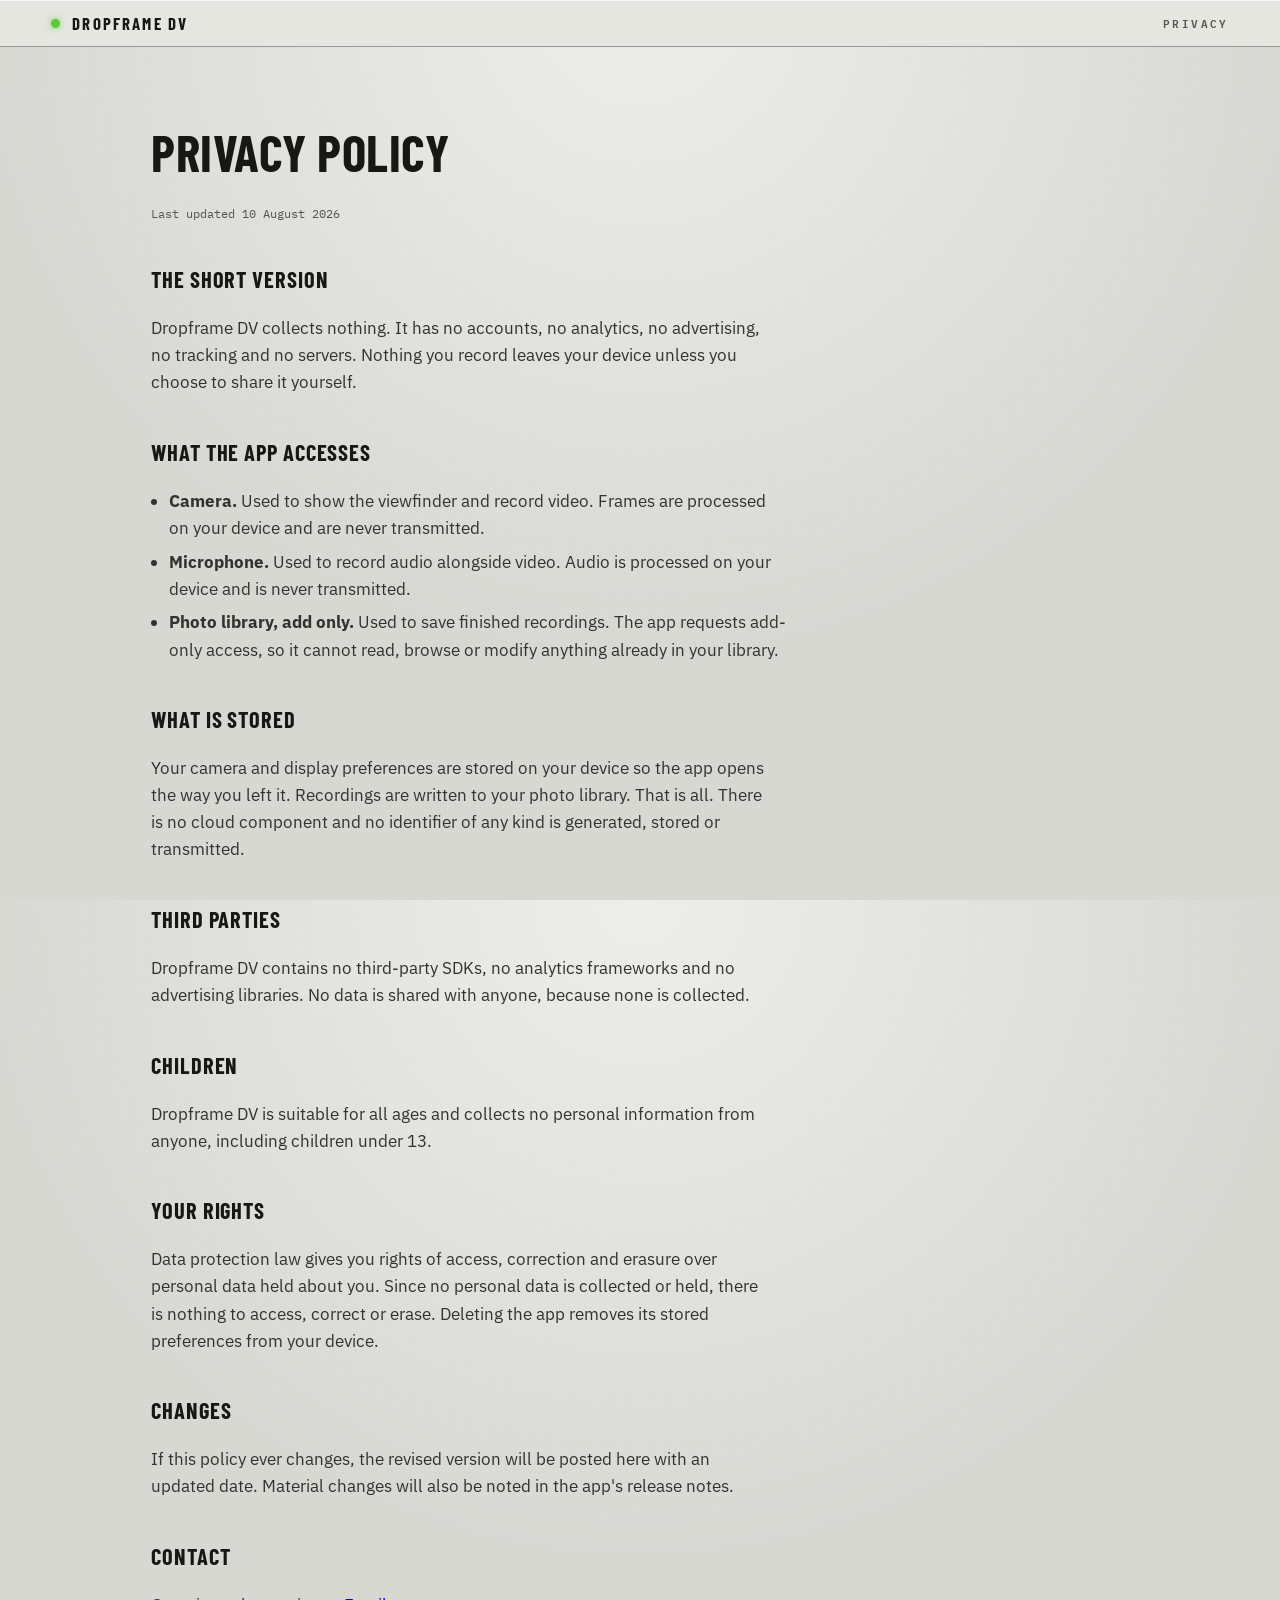
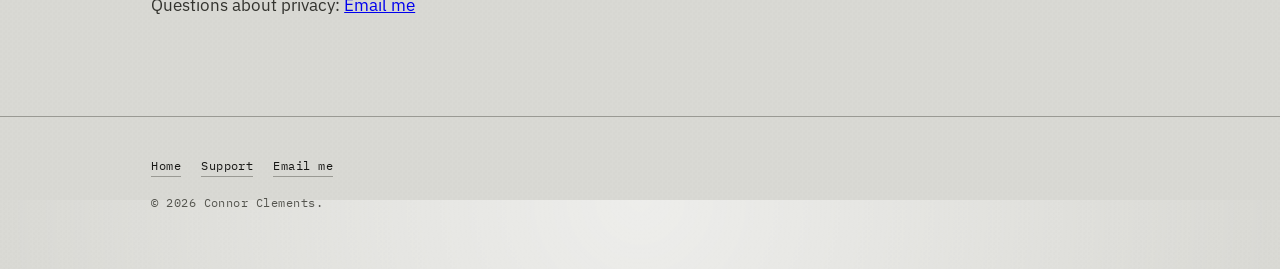
<file: privacy.html>
<!DOCTYPE html>
<html lang="en-GB">
<head>
<meta charset="utf-8">
<meta name="viewport" content="width=device-width, initial-scale=1">
<title>Privacy — Dropframe DV</title>
<meta name="description" content="Dropframe DV collects nothing. Everything runs on your device.">
<link rel="canonical" href="https://dropframedv.com/privacy.html">
<link rel="preconnect" href="https://fonts.googleapis.com">
<link rel="preconnect" href="https://fonts.gstatic.com" crossorigin>
<link href="https://fonts.googleapis.com/css2?family=Barlow+Condensed:wght@600;700&family=IBM+Plex+Mono:wght@400;600&family=IBM+Plex+Sans:wght@400;500&display=swap" rel="stylesheet">
<link rel="stylesheet" href="styles.css">
</head>
<body>
<div class="status"><span class="dot"></span>
<span class="name"><a href="index.html" style="color:inherit;text-decoration:none">Dropframe DV</a></span>
<span class="spacer"></span><span class="legend">Privacy</span></div>
<main class="doc"><div class="wrap">
<h1>Privacy Policy</h1>
<p class="updated">Last updated 10 August 2026</p>
<h2>The short version</h2>
<p>Dropframe DV collects nothing. It has no accounts, no analytics, no advertising, no tracking and no servers. Nothing you record leaves your device unless you choose to share it yourself.</p>
<h2>What the app accesses</h2>
<ul>
<li><strong>Camera.</strong> Used to show the viewfinder and record video. Frames are processed on your device and are never transmitted.</li>
<li><strong>Microphone.</strong> Used to record audio alongside video. Audio is processed on your device and is never transmitted.</li>
<li><strong>Photo library, add only.</strong> Used to save finished recordings. The app requests add-only access, so it cannot read, browse or modify anything already in your library.</li>
</ul>
<h2>What is stored</h2>
<p>Your camera and display preferences are stored on your device so the app opens the way you left it. Recordings are written to your photo library. That is all. There is no cloud component and no identifier of any kind is generated, stored or transmitted.</p>
<h2>Third parties</h2>
<p>Dropframe DV contains no third-party SDKs, no analytics frameworks and no advertising libraries. No data is shared with anyone, because none is collected.</p>
<h2>Children</h2>
<p>Dropframe DV is suitable for all ages and collects no personal information from anyone, including children under 13.</p>
<h2>Your rights</h2>
<p>Data protection law gives you rights of access, correction and erasure over personal data held about you. Since no personal data is collected or held, there is nothing to access, correct or erase. Deleting the app removes its stored preferences from your device.</p>
<h2>Changes</h2>
<p>If this policy ever changes, the revised version will be posted here with an updated date. Material changes will also be noted in the app's release notes.</p>
<h2>Contact</h2>
<p>Questions about privacy: <a class="mailme" href="#">Email me</a></p>
</div></main>
<footer class="foot"><div class="wrap">
<div class="links"><a href="index.html">Home</a><a href="support.html">Support</a><a class="mailme" href="#">Email me</a></div>
<div>&copy; 2026 Connor Clements.</div>
</div></footer>
<script>
(function(){
  var u = 'connorclements', d = 'hotmail' + '.' + 'com';
  document.querySelectorAll('.mailme').forEach(function(a){
    a.href = 'mailto:' + u + '@' + d;
  });
})();
</script>
</body>
</html>
</file>
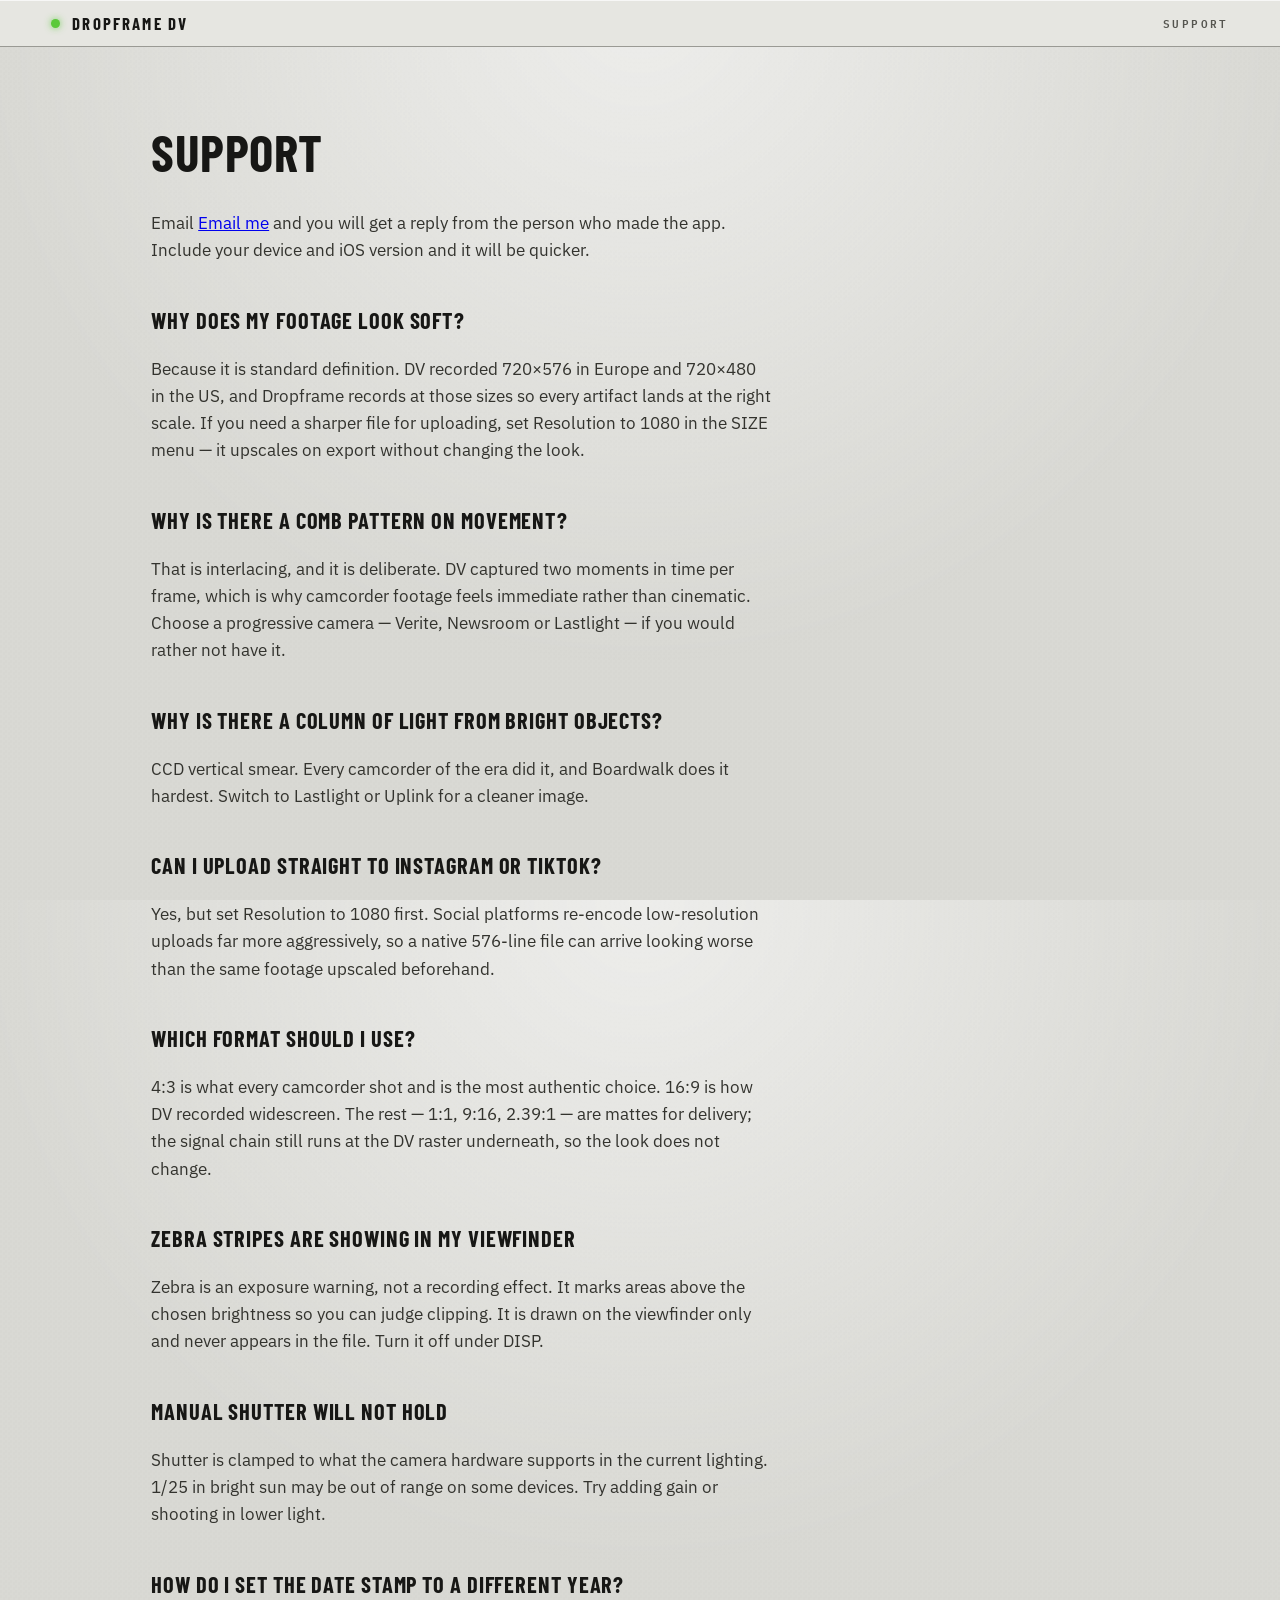
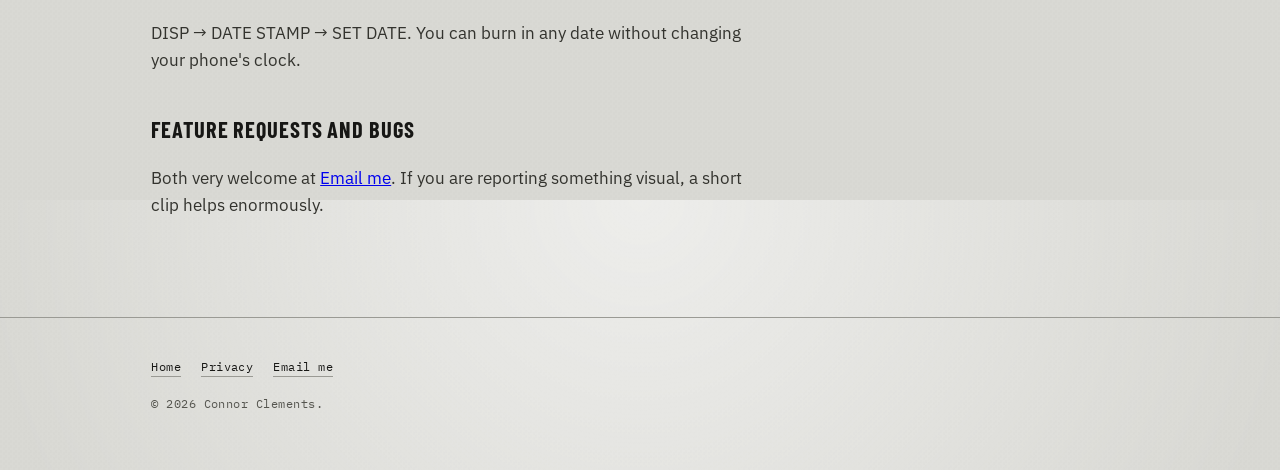
<file: support.html>
<!DOCTYPE html>
<html lang="en-GB">
<head>
<meta charset="utf-8">
<meta name="viewport" content="width=device-width, initial-scale=1">
<title>Support — Dropframe DV</title>
<meta name="description" content="Help with Dropframe DV: recording, formats, exporting and getting in touch.">
<link rel="canonical" href="https://dropframedv.com/support.html">
<link rel="preconnect" href="https://fonts.googleapis.com">
<link rel="preconnect" href="https://fonts.gstatic.com" crossorigin>
<link href="https://fonts.googleapis.com/css2?family=Barlow+Condensed:wght@600;700&family=IBM+Plex+Mono:wght@400;600&family=IBM+Plex+Sans:wght@400;500&display=swap" rel="stylesheet">
<link rel="stylesheet" href="styles.css">
</head>
<body>
<div class="status"><span class="dot"></span>
<span class="name"><a href="index.html" style="color:inherit;text-decoration:none">Dropframe DV</a></span>
<span class="spacer"></span><span class="legend">Support</span></div>
<main class="doc"><div class="wrap">
<h1>Support</h1>
<p>Email <a class="mailme" href="#">Email me</a> and you will get a reply from the person who made the app. Include your device and iOS version and it will be quicker.</p>
<h2>Why does my footage look soft?</h2>
<p>Because it is standard definition. DV recorded 720&times;576 in Europe and 720&times;480 in the US, and Dropframe records at those sizes so every artifact lands at the right scale. If you need a sharper file for uploading, set Resolution to 1080 in the SIZE menu &mdash; it upscales on export without changing the look.</p>
<h2>Why is there a comb pattern on movement?</h2>
<p>That is interlacing, and it is deliberate. DV captured two moments in time per frame, which is why camcorder footage feels immediate rather than cinematic. Choose a progressive camera &mdash; Verite, Newsroom or Lastlight &mdash; if you would rather not have it.</p>
<h2>Why is there a column of light from bright objects?</h2>
<p>CCD vertical smear. Every camcorder of the era did it, and Boardwalk does it hardest. Switch to Lastlight or Uplink for a cleaner image.</p>
<h2>Can I upload straight to Instagram or TikTok?</h2>
<p>Yes, but set Resolution to 1080 first. Social platforms re-encode low-resolution uploads far more aggressively, so a native 576-line file can arrive looking worse than the same footage upscaled beforehand.</p>
<h2>Which format should I use?</h2>
<p>4:3 is what every camcorder shot and is the most authentic choice. 16:9 is how DV recorded widescreen. The rest &mdash; 1:1, 9:16, 2.39:1 &mdash; are mattes for delivery; the signal chain still runs at the DV raster underneath, so the look does not change.</p>
<h2>Zebra stripes are showing in my viewfinder</h2>
<p>Zebra is an exposure warning, not a recording effect. It marks areas above the chosen brightness so you can judge clipping. It is drawn on the viewfinder only and never appears in the file. Turn it off under DISP.</p>
<h2>Manual shutter will not hold</h2>
<p>Shutter is clamped to what the camera hardware supports in the current lighting. 1/25 in bright sun may be out of range on some devices. Try adding gain or shooting in lower light.</p>
<h2>How do I set the date stamp to a different year?</h2>
<p>DISP &rarr; DATE STAMP &rarr; SET DATE. You can burn in any date without changing your phone's clock.</p>
<h2>Feature requests and bugs</h2>
<p>Both very welcome at <a class="mailme" href="#">Email me</a>. If you are reporting something visual, a short clip helps enormously.</p>
</div></main>
<footer class="foot"><div class="wrap">
<div class="links"><a href="index.html">Home</a><a href="privacy.html">Privacy</a><a class="mailme" href="#">Email me</a></div>
<div>&copy; 2026 Connor Clements.</div>
</div></footer>
<script>
(function(){
  var u = 'connorclements', d = 'hotmail' + '.' + 'com';
  document.querySelectorAll('.mailme').forEach(function(a){
    a.href = 'mailto:' + u + '@' + d;
  });
})();
</script>
</body>
</html>
</file>
<file: styles.css>
:root {
  --shell: #d7d7d2; --shell-hi: #e6e6e1; --shell-lo: #b9b9b3; --shell-edge: #9a9a94;
  --tape: #1b1b19; --tape-edge: #0d0d0c;
  --ink: #171715; --ink-soft: #55554f; --ink-video: #f2f2ee;
  --rec: #c41e1a; --led: #5bc93a;
  --gutter: clamp(1.25rem, 4vw, 3.5rem); --measure: 62ch;
}
* { box-sizing: border-box; }
html { scroll-behavior: smooth; }
@media (prefers-reduced-motion: reduce) {
  html { scroll-behavior: auto; }
  *, *::before, *::after { animation: none !important; transition: none !important; }
}
body {
  margin: 0; background: var(--shell);
  background-image:
    radial-gradient(circle at 50% 0%, rgba(255,255,255,.55), transparent 60%),
    repeating-conic-gradient(rgba(255,255,255,.045) 0% 25%, transparent 0% 50%);
  background-size: 100% 900px, 5px 5px;
  color: var(--ink);
  font-family: "IBM Plex Sans", system-ui, sans-serif;
  font-size: 17px; line-height: 1.6; -webkit-font-smoothing: antialiased;
}
.wrap { max-width: 1080px; margin: 0 auto; padding: 0 var(--gutter); }
.legend { font-family: "IBM Plex Mono", monospace; font-size: .68rem; font-weight: 600;
  letter-spacing: .22em; text-transform: uppercase; color: var(--ink-soft); }
.status { position: sticky; top: 0; z-index: 50; display: flex; align-items: center;
  gap: .75rem; padding: .6rem var(--gutter); background: var(--shell-hi);
  border-bottom: 1px solid var(--shell-edge); box-shadow: 0 1px 0 rgba(255,255,255,.7) inset; }
.status .dot { width: 9px; height: 9px; border-radius: 50%; background: var(--led);
  box-shadow: 0 0 7px rgba(91,201,58,.8); }
.status .name { font-family: "Barlow Condensed", sans-serif; font-weight: 700;
  font-size: 1.05rem; letter-spacing: .13em; text-transform: uppercase; }
.status .spacer { flex: 1; }
.panel { position: relative; background: var(--tape); color: var(--ink-video);
  border-radius: 4px; overflow: hidden;
  box-shadow: 0 0 0 5px var(--tape-edge), 0 0 0 7px var(--shell-lo), 0 14px 34px rgba(0,0,0,.3); }
.panel::after { content: ""; position: absolute; inset: 0; pointer-events: none;
  background: repeating-linear-gradient(to bottom, rgba(255,255,255,.045) 0 1px, transparent 1px 3px); }
.hero { padding: clamp(2rem, 6vw, 4.5rem) 0 clamp(1.5rem, 4vw, 3rem); }
.viewfinder { aspect-ratio: 4 / 3; display: flex; flex-direction: column;
  justify-content: center; padding: clamp(2rem, 6vw, 4.5rem); }
@media (max-width: 620px) { .viewfinder { aspect-ratio: 3 / 4; } }
.osd { position: absolute; font-family: "IBM Plex Mono", monospace;
  font-size: clamp(.66rem, 1.5vw, .84rem); font-weight: 600; letter-spacing: .04em;
  text-shadow: 1px 1px 0 rgba(0,0,0,.95), -1px -1px 0 rgba(0,0,0,.7); line-height: 1.5; }
.osd-tl { top: 1rem; left: 1rem; display: flex; align-items: center; gap: .45rem; }
.osd-tr { top: 1rem; right: 1rem; }
.osd-bl { bottom: 1rem; left: 1rem; }
.osd-br { bottom: 1rem; right: 1rem; text-align: right; }
.rec-dot { width: 8px; height: 8px; border-radius: 50%; background: var(--rec);
  animation: blink 1s steps(1, end) infinite; }
@keyframes blink { 0%, 50% { opacity: 1; } 50.01%, 100% { opacity: .18; } }
.hero h1 { font-family: "Barlow Condensed", sans-serif; font-weight: 700;
  font-size: clamp(2.1rem, 7vw, 4.6rem); line-height: .96; letter-spacing: .005em;
  text-transform: uppercase; margin: 0 0 1rem; text-wrap: balance; }
.hero h1 em { font-style: normal; color: #9f9f98; display: block; }
.hero p.lede { max-width: 46ch; margin: 0; font-size: clamp(.95rem, 2vw, 1.1rem); color: #c9c9c2; }
.buy { display: flex; flex-wrap: wrap; align-items: center; gap: 1rem 1.5rem; padding: 1.4rem 0 0; }
.price { font-family: "Barlow Condensed", sans-serif; font-weight: 700; font-size: 2.1rem; letter-spacing: .02em; }
.price small { display: block; font-family: "IBM Plex Mono", monospace; font-size: .66rem;
  font-weight: 600; letter-spacing: .18em; text-transform: uppercase; color: var(--ink-soft); }
.btn { display: inline-flex; align-items: center; gap: .6rem; padding: .85rem 1.5rem;
  background: var(--ink); color: var(--shell-hi); border: none; border-radius: 3px;
  font-family: "IBM Plex Mono", monospace; font-size: .78rem; font-weight: 600;
  letter-spacing: .14em; text-transform: uppercase; text-decoration: none;
  transition: transform .12s ease, background .12s ease; }
.btn:hover { background: #000; transform: translateY(-1px); }
.btn:focus-visible { outline: 3px solid var(--rec); outline-offset: 3px; }
.btn .key { width: 11px; height: 11px; border-radius: 50%; background: var(--rec); }
.section { padding: clamp(3rem, 8vw, 6rem) 0; border-top: 1px solid var(--shell-edge); }
.section > .wrap > .legend { display: block; margin-bottom: .9rem; }
.section h2 { font-family: "Barlow Condensed", sans-serif; font-weight: 700;
  font-size: clamp(1.7rem, 4.5vw, 2.9rem); line-height: 1.02; letter-spacing: .01em;
  text-transform: uppercase; margin: 0 0 1.1rem; max-width: 22ch; text-wrap: balance; }
.section p { max-width: var(--measure); color: #3a3a35; }
.specs { margin: 2rem 0 0; border-top: 1px solid var(--shell-edge); }
.spec { display: grid; grid-template-columns: 12rem 1fr; gap: 0 2rem; padding: 1.15rem 0;
  border-bottom: 1px solid var(--shell-edge); }
@media (max-width: 640px) { .spec { grid-template-columns: 1fr; gap: .3rem; } }
.spec dt { font-family: "IBM Plex Mono", monospace; font-size: .72rem; font-weight: 600;
  letter-spacing: .14em; text-transform: uppercase; color: var(--ink); padding-top: .2rem; }
.spec dd { margin: 0; color: #3a3a35; max-width: 54ch; }
.menu { margin-top: 2rem; }
.menu-bar { display: flex; align-items: center; background: var(--shell-lo);
  border: 1px solid var(--shell-edge); border-bottom: none;
  font-family: "IBM Plex Mono", monospace; font-size: .74rem; font-weight: 600; letter-spacing: .12em; }
.menu-bar span { padding: .55rem .9rem; }
.menu-bar .mid { flex: 1; text-align: center; border-left: 1px solid var(--shell-edge);
  border-right: 1px solid var(--shell-edge); }
.menu-group { background: var(--shell-lo); border: 1px solid var(--shell-edge);
  border-bottom: none; padding: .45rem .9rem; font-family: "IBM Plex Mono", monospace;
  font-size: .64rem; font-weight: 600; letter-spacing: .16em; text-transform: uppercase; color: var(--ink-soft); }
.row { display: grid; grid-template-columns: 1fr auto; gap: .15rem 1rem; padding: .8rem .9rem;
  background: var(--shell-hi); border: 1px solid var(--shell-edge); border-bottom: none; }
.row:last-child { border-bottom: 1px solid var(--shell-edge); }
.row .nm { font-family: "IBM Plex Mono", monospace; font-size: .92rem; font-weight: 600; }
.row .yr { font-family: "IBM Plex Mono", monospace; font-size: .74rem; color: var(--ink-soft); }
.row .sp { grid-column: 1 / -1; font-family: "IBM Plex Mono", monospace; font-size: .72rem; color: var(--ink-soft); }
.foot { padding: 2.5rem 0 3.5rem; border-top: 1px solid var(--shell-edge);
  font-family: "IBM Plex Mono", monospace; font-size: .74rem; letter-spacing: .04em; color: var(--ink-soft); }
.foot a { color: var(--ink); text-decoration: none; border-bottom: 1px solid var(--shell-edge); }
.foot a:hover { border-color: var(--ink); }
.foot .links { display: flex; flex-wrap: wrap; gap: 1.25rem; margin-bottom: 1.1rem; }
.doc { padding: clamp(2rem, 6vw, 4rem) 0 5rem; }
.doc h1 { font-family: "Barlow Condensed", sans-serif; font-weight: 700;
  font-size: clamp(2rem, 6vw, 3.2rem); text-transform: uppercase; letter-spacing: .01em; margin: 0 0 .4rem; }
.doc h2 { font-family: "Barlow Condensed", sans-serif; font-weight: 700; font-size: 1.4rem;
  text-transform: uppercase; letter-spacing: .04em; margin: 2.4rem 0 .6rem; }
.doc p, .doc li { max-width: var(--measure); color: #33332e; }
.doc ul { padding-left: 1.1rem; }
.doc li { margin-bottom: .4rem; }
.doc .updated { font-family: "IBM Plex Mono", monospace; font-size: .74rem; color: var(--ink-soft); }

/* ---------- Screenshots ----------
   Presented in a recessed frame so they read as a screen sitting in the page
   rather than as loose images floating on the chassis colour. */
.shot { margin: 2rem 0 0; }
.shot img {
  display: block; width: 100%; height: auto;
  border-radius: 4px; background: var(--tape);
  box-shadow: 0 0 0 1px var(--shell-edge), 0 10px 30px rgba(0,0,0,.16);
}
.shot figcaption {
  margin-top: .7rem; max-width: 58ch;
  font-family: "IBM Plex Mono", monospace;
  font-size: .72rem; line-height: 1.55; color: var(--ink-soft);
}
@media (max-width: 620px) {
  .shot { margin-top: 1.4rem; }
  .shot figcaption { font-size: .68rem; }
}

/* ---------- Card strip ----------
   The App Store cards in a horizontal scroll-snap rail. The row runs past the
   wrap on both sides so it reads as continuing beyond the page margin, which
   is the affordance that says "keep going" without a caption saying it. */
.strip {
  margin: 2rem calc(var(--gutter) * -1) 0;
  padding: .5rem var(--gutter) 1.25rem;
  display: flex;
  gap: clamp(.75rem, 2vw, 1.25rem);
  overflow-x: auto;
  overscroll-behavior-x: contain;
  scroll-snap-type: x mandatory;
  scroll-padding-left: var(--gutter);
  -webkit-overflow-scrolling: touch;
  scrollbar-width: thin;
  scrollbar-color: var(--shell-edge) transparent;
}
.strip::-webkit-scrollbar { height: 8px; }
.strip::-webkit-scrollbar-track { background: transparent; }
.strip::-webkit-scrollbar-thumb { background: var(--shell-edge); border-radius: 4px; }
.strip:focus-visible { outline: 3px solid var(--rec); outline-offset: 2px; }
.strip figure { margin: 0; flex: 0 0 auto; scroll-snap-align: start; }
.strip img {
  display: block;
  width: clamp(210px, 44vw, 296px);
  height: auto;
  aspect-ratio: 941 / 1672;
  border-radius: 4px;
  background: var(--shell-hi);
  box-shadow: 0 0 0 1px var(--shell-edge), 0 10px 30px rgba(0,0,0,.16);
}
</file>
